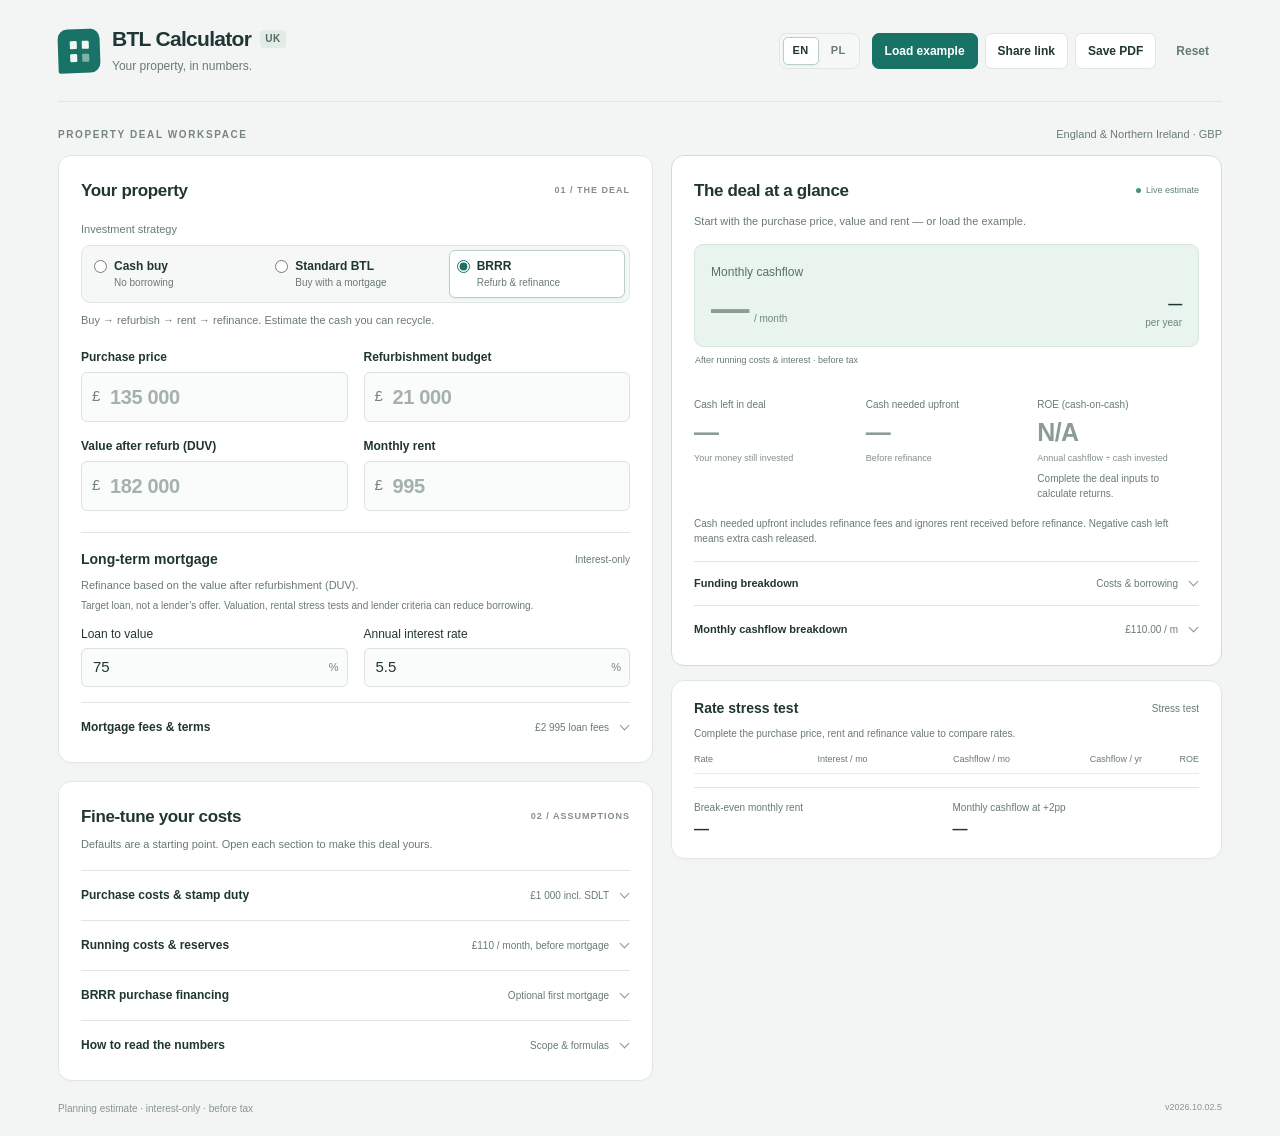
<file: index.html>
<!DOCTYPE html>
<html lang="en">
<head>
  <meta charset="UTF-8">
  <meta name="viewport" content="width=device-width, initial-scale=1.0">
  <meta name="theme-color" content="#f4f6f5">
  <meta name="description" content="A clear view of your UK buy-to-let deal. Compare cash purchases, BTL mortgages and BRRR refinance, with cashflow, funding and rate sensitivity in one place." data-i18n-content="meta.description">
  <meta name="version" content="v2026.10.02.5">
  <title>BTL Calculator — Your property, in numbers</title>
  <link rel="icon" href="favicon.ico" sizes="32x32">
  <link rel="icon" href="favicon.svg" type="image/svg+xml">
  <link rel="apple-touch-icon" href="apple-touch-icon.png">
  <link rel="stylesheet" href="styles.css?v=2026.10.02.5">
</head>
<body>
<a class="skip-link" href="#results" data-i18n="skip">Skip to deal results</a>
<div class="container">
  <header class="app-header">
    <div class="brand">
      <span class="brand-mark" aria-hidden="true"><i></i><i></i><i></i><i></i></span>
      <div><div class="brand-line"><h1 data-i18n="app.name">BTL Calculator</h1><span class="badge">UK</span></div><p class="subtitle" data-i18n="app.subtitle">Your property, in numbers.</p></div>
    </div>
    <div class="lang-switch" role="group" aria-label="Language" data-i18n-aria-label="lang.label">
      <button id="langEn" type="button" lang="en" title="English" aria-pressed="true">EN</button>
      <button id="langPl" type="button" lang="pl" title="Polski" aria-pressed="false">PL</button>
    </div>
    <div class="tools" role="group" aria-label="Deal actions" data-i18n-aria-label="actions.label">
      <button id="loadExample" class="primary" type="button" data-i18n="actions.loadExample">Load example</button>
      <button id="copyShare" type="button" data-i18n="actions.share">Share link</button>
      <button id="savePdf" type="button" data-i18n="actions.savePdf">Save PDF</button>
      <button id="reset" class="quiet" type="button" data-i18n="actions.reset">Reset</button>
    </div>
  </header>
  <p class="action-status" id="actionStatus" role="status" aria-live="polite"></p>
  <div class="share-fallback" id="shareFallback" hidden><label for="shareUrl" data-i18n="share.fallbackLabel">Copy this share link</label><input type="text" id="shareUrl" readonly></div>
  <div class="workspace-heading"><span class="eyebrow" data-i18n="workspace.eyebrow">PROPERTY DEAL WORKSPACE</span><span class="scope-tag" data-i18n="workspace.scope">England &amp; Northern Ireland · GBP</span></div>
  <div class="print-summary" id="printSummary"></div>
  <main class="workspace">
    <section class="panel deal-panel" aria-labelledby="dealHeading">
      <div class="section-heading"><h2 id="dealHeading" data-i18n="deal.heading">Your property</h2><span class="section-index" data-i18n="deal.index">01 / THE DEAL</span></div>
      <fieldset class="strategy-fieldset"><legend data-i18n="strategy.legend">Investment strategy</legend>
        <div class="strategy-group" id="strategyGroup">
          <label class="strategy-opt" data-strategy="cash" for="strategyCash"><input id="strategyCash" type="radio" name="strategy" value="cash"><span class="strat-title" data-i18n="strategy.cash.title">Cash buy</span><span class="strat-hint" data-i18n="strategy.cash.hint">No borrowing</span></label>
          <label class="strategy-opt" data-strategy="btl" for="strategyBtl"><input id="strategyBtl" type="radio" name="strategy" value="btl"><span class="strat-title" data-i18n="strategy.btl.title">Standard BTL</span><span class="strat-hint" data-i18n="strategy.btl.hint">Buy with a mortgage</span></label>
          <label class="strategy-opt selected" data-strategy="brrr" for="strategyBrrr"><input id="strategyBrrr" type="radio" name="strategy" value="brrr" checked><span class="strat-title" data-i18n="strategy.brrr.title">BRRR</span><span class="strat-hint" data-i18n="strategy.brrr.hint">Refurb &amp; refinance</span></label>
        </div>
      </fieldset>
      <p class="strategy-description" id="strategyHint">Buy → refurbish → rent → refinance. Start with a cash purchase.</p>
      <div class="core-fields">
        <div class="field"><label for="price" data-i18n="field.price">Purchase price</label><div class="input-wrap"><span class="unit" aria-hidden="true">£</span><input type="text" inputmode="decimal" data-num data-step="500" id="price" placeholder="135 000" autocomplete="off"></div></div>
        <div class="field"><label for="refurb" data-i18n="field.refurb">Refurbishment budget</label><div class="input-wrap"><span class="unit" aria-hidden="true">£</span><input type="text" inputmode="decimal" data-num data-step="500" id="refurb" placeholder="21 000" autocomplete="off"></div></div>
        <div class="field"><label for="duv" data-i18n="field.duv">Value after refurb (DUV)</label><div class="input-wrap"><span class="unit" aria-hidden="true">£</span><input type="text" inputmode="decimal" data-num data-step="500" id="duv" placeholder="182 000" autocomplete="off"></div></div>
        <div class="field"><label for="rent" data-i18n="field.rent">Monthly rent</label><div class="input-wrap"><span class="unit" aria-hidden="true">£</span><input type="text" inputmode="decimal" data-num data-step="10" id="rent" placeholder="995" autocomplete="off"></div></div>
      </div>
      <div id="mortgageSection" class="finance-section">
        <div class="section-heading small"><h3 data-i18n="mortgage.heading">Long-term mortgage</h3><span class="subtle-tag" data-i18n="mortgage.tag">Interest-only</span></div>
        <p class="section-note" id="mortgageContext">LTV is based on the value after refurbishment.</p>
        <p class="finance-assumption" data-i18n="mortgage.assumption">Target loan, not a lender’s offer. Valuation, rental stress tests and lender criteria can reduce borrowing.</p>
        <div class="finance-fields">
          <div class="row"><label for="ltv" data-i18n="field.ltv">Loan to value</label><div class="input-wrap"><input type="number" id="ltv" min="0" step="1" placeholder="0"><span class="unit" aria-hidden="true">%</span></div></div>
          <div class="row"><label for="rate" data-i18n="field.rate">Annual interest rate</label><div class="input-wrap"><input type="number" id="rate" min="0" step="0.1" placeholder="0"><span class="unit" aria-hidden="true">%</span></div></div>
        </div>
        <div class="row" id="ltvBaseRow" hidden><label for="ltvBase" data-i18n="field.ltvBase">LTV base</label><select id="ltvBase" disabled><option value="duv" data-i18n="field.duv">Value after refurb (DUV)</option><option value="price" data-i18n="field.price">Purchase price</option></select></div>
        <details class="disclosure finance-fees"><summary><span class="summary-title" data-i18n="fees.title">Mortgage fees &amp; terms</span><span class="summary-value" id="financeCostsSummary">Review assumptions</span></summary><div class="details-body">
          <div class="row"><label for="fixedPeriod"><span data-i18n="field.fixedPeriod">Fixed period</span><span class="hint" data-i18n="hint.notes">For your notes; does not change the calculation.</span></label><select id="fixedPeriod"><option value="2" data-i18n="period.2">2 years</option><option value="3" data-i18n="period.3">3 years</option><option value="5" data-i18n="period.5">5 years</option><option value="10" data-i18n="period.10">10 years</option><option value="0" data-i18n="period.0">Tracker / variable</option></select></div>
          <div class="row"><label for="arrangementFee" data-i18n="field.arrangementFee">Product / arrangement fee</label><div class="input-wrap"><input type="text" id="arrangementFee" inputmode="decimal" data-num data-step="100" placeholder="0"><span class="unit" aria-hidden="true">£</span></div></div>
          <div class="check-row"><input type="checkbox" id="capitaliseArrangement"><label for="capitaliseArrangement"><span data-i18n="field.capitaliseArrangement">Add product fee to the loan</span><span class="hint" data-i18n="hint.capitaliseArrangement">Increases the debt and interest, not the cash advanced.</span></label></div>
          <div class="row"><label for="bookingFee" data-i18n="field.bookingFee">Application fee</label><div class="input-wrap"><input type="text" id="bookingFee" inputmode="decimal" data-num data-step="50" placeholder="0"><span class="unit" aria-hidden="true">£</span></div></div>
          <div class="row"><label for="valuationFee" data-i18n="field.valuationFee">Lender valuation</label><div class="input-wrap"><input type="text" id="valuationFee" inputmode="decimal" data-num data-step="50" placeholder="0"><span class="unit" aria-hidden="true">£</span></div></div>
          <div class="row"><label for="brokerFee" data-i18n="field.brokerFee">Broker fee</label><div class="input-wrap"><input type="text" id="brokerFee" inputmode="decimal" data-num data-step="50" placeholder="0"><span class="unit" aria-hidden="true">£</span></div></div>
          <div class="row"><label for="mortgageLegalFee" data-i18n="field.mortgageLegalFee">Mortgage legal fees</label><div class="input-wrap"><input type="text" id="mortgageLegalFee" inputmode="decimal" data-num data-step="50" placeholder="0"><span class="unit" aria-hidden="true">£</span></div></div>
        </div></details>
      </div>
    </section>

    <aside class="results-rail" id="results" aria-labelledby="resultsHeading" tabindex="-1">
      <section class="panel results-panel">
        <div class="section-heading"><h2 id="resultsHeading" data-i18n="results.heading">The deal at a glance</h2><span class="live-tag"><i></i><span data-i18n="results.live">Live estimate</span></span></div>
        <p class="deal-status" id="dealStatus" role="status">Add a purchase price and monthly rent to start.</p>
        <div class="result-row cashflow-hero">
          <div><span class="lbl" data-i18n="results.cashflow">Monthly cashflow</span><div class="hero-value"><span class="val" id="rCashflow">—</span><span class="per-month" data-i18n="results.perMonth">/ month</span></div></div>
          <div class="annual-value"><span class="val" id="rCashflowYear">—</span><span data-i18n="results.perYear">per year</span></div>
        </div>
        <p class="metric-footnote" data-i18n="results.cashflowNote">After running costs &amp; interest · before tax</p>
        <div class="headline-metrics">
          <div class="result-row metric-card"><span class="lbl" id="rCashNeededLabel">Cash left in deal</span><span class="val" id="rCashNeeded">—</span><span class="metric-caption" data-i18n="results.cashCaption">Your money still invested</span></div>
          <div class="result-row metric-card" id="rInitialCashRow" hidden><span class="lbl" data-i18n="results.upfront">Cash needed upfront</span><span class="val" id="rInitialCash">—</span><span class="metric-caption" data-i18n="results.upfrontCaption">Before refinance</span></div>
          <div class="kpi metric-card" id="kRoeBox"><span class="kpi-label" data-i18n="results.roe">ROE (cash-on-cash)</span><span class="kpi-value" id="kRoe">—</span><span class="metric-caption" data-i18n="results.roeCaption">Annual cashflow ÷ cash invested</span><span class="result-note" id="kRoeHint"></span></div>
        </div>
        <p class="result-note cash-position-note" id="rCashPositionHint"></p>
        <details class="disclosure result-details"><summary><span class="summary-title" data-i18n="funding.title">Funding breakdown</span><span class="summary-value" data-i18n="funding.summary">Costs &amp; borrowing</span></summary><div class="details-body">
          <div class="cost-breakdown funding-costs">
            <div class="cost-item"><span class="lbl" data-i18n="field.price">Purchase price</span><span class="val" id="rFbPrice">—</span></div>
            <div class="cost-item"><span class="lbl" data-i18n="funding.refurb">Refurbishment</span><span class="val" id="rFbRefurb">—</span></div>
            <div class="cost-item"><span class="lbl" data-i18n="funding.sdlt">Stamp duty (SDLT)</span><span class="val" id="rSdt">—</span></div>
            <div class="cost-item"><span class="lbl" data-i18n="field.legal">Legal fees (purchase)</span><span class="val" id="rFbLegal">—</span></div>
            <div class="cost-item"><span class="lbl" data-i18n="field.sourcing">Sourcing fee</span><span class="val" id="rFbSourcing">—</span></div>
            <div class="cost-item"><span class="lbl" data-i18n="field.pmFee">Project management fee</span><span class="val" id="rFbPm">—</span></div>
            <div class="cost-item"><span class="lbl" data-i18n="funding.other">Survey, holding &amp; other one-off costs</span><span class="val" id="rFbOther">—</span></div>
            <div class="cost-item"><span class="lbl" data-i18n="funding.finance">Mortgage fees &amp; finance costs</span><span class="val" id="rFbFinance">—</span></div>
          </div>
          <div class="result-row total-row"><span class="lbl" data-i18n="funding.totalCost">Total investment cost</span><span class="val" id="rTotalCost">—</span></div>
          <div class="result-row"><span class="lbl" data-i18n="funding.mortgage">Final mortgage balance</span><span class="val" id="rMortgage">—</span></div>
          <div class="result-row" id="rRefinanceCashRow" hidden><span class="lbl"><span data-i18n="funding.refinance">Refinance after repaying first loan</span><span class="hint" data-i18n="funding.refinanceHint">Fees are included in cash needed upfront</span></span><span class="val" id="rRefinanceCash">—</span></div>
        </div></details>
        <details class="disclosure result-details"><summary><span class="summary-title" data-i18n="monthly.title">Monthly cashflow breakdown</span><span class="summary-value" id="rMonthlyCosts">—</span></summary><div class="details-body">
          <div class="result-row rent-row"><span class="lbl" data-i18n="monthly.rent">Rental income</span><span class="val" id="rRent">—</span></div>
          <div class="cost-breakdown" id="costBreakdown">
            <div class="cost-item"><span class="lbl" data-i18n="monthly.interest">Mortgage interest</span><span class="val" id="rMortgagePay">—</span></div>
            <div class="cost-item"><span class="lbl" data-i18n="monthly.management">Management</span><span class="val" id="rMgmtFee">—</span></div>
            <div class="cost-item"><span class="lbl" data-i18n="monthly.insurance">Insurance</span><span class="val" id="rInsurance">—</span></div>
            <div class="cost-item"><span class="lbl" data-i18n="monthly.maintenance">Maintenance reserve</span><span class="val" id="rMaintCost">—</span></div>
            <div class="cost-item"><span class="lbl" data-i18n="monthly.voids">Void reserve</span><span class="val" id="rVoidsCost">—</span></div>
            <div class="cost-item"><span class="lbl" data-i18n="monthly.company">Company costs</span><span class="val" id="rCompanyCosts">—</span></div>
            <div class="cost-item"><span class="lbl" data-i18n="monthly.other">Other running costs</span><span class="val" id="rOtherCosts">—</span></div>
          </div>
        </div></details>
      </section>
      <section class="panel scenarios" id="stressSection" aria-labelledby="scenariosHeading">
        <div class="section-heading small"><h3 id="scenariosHeading" data-i18n="stress.title">Rate stress test</h3><span class="subtle-tag" data-i18n="stress.tag">Stress test</span></div>
        <p class="section-note" id="scenarioHint">Same rent and costs. Only the mortgage rate changes.</p>
        <div class="table-wrap"><table><caption class="sr-only" data-i18n="stress.caption">Interest-rate scenarios for the final mortgage</caption><thead><tr><th scope="col" data-i18n="stress.rate">Rate</th><th scope="col" data-i18n="stress.interest">Interest / mo</th><th scope="col" data-i18n="stress.cashflowMonth">Cashflow / mo</th><th scope="col" class="annual-column" data-i18n="stress.cashflowYear">Cashflow / yr</th><th scope="col" data-i18n="stress.roe">ROE</th></tr></thead><tbody id="scenariosBody"></tbody></table></div>
        <div class="stress-insights"><div class="result-row"><span class="lbl" data-i18n="stress.breakEven">Break-even monthly rent</span><span class="val" id="rBreakEvenRent">—</span></div><div class="result-row"><span class="lbl" data-i18n="stress.plus2">Monthly cashflow at +2pp</span><span class="val" id="rStressCashflow">—</span></div></div>
      </section>
    </aside>

    <section class="panel assumptions-panel" aria-labelledby="assumptionsHeading">
      <div class="section-heading"><h2 id="assumptionsHeading" data-i18n="assumptions.heading">Fine-tune your costs</h2><span class="section-index" data-i18n="assumptions.index">02 / ASSUMPTIONS</span></div>
      <p class="section-note" data-i18n="assumptions.note">Defaults are a starting point. Open each section to make this deal yours.</p>
      <details class="disclosure" id="acquisitionDetails"><summary><span class="summary-title" data-i18n="purchase.title">Purchase costs &amp; stamp duty</span><span class="summary-value" id="acquisitionCostsSummary">Review assumptions</span></summary><div class="details-body">
        <div class="row select-row"><label for="buyerType" data-i18n="field.buyerType">Buyer type</label><select id="buyerType"><option value="additional" data-i18n="buyer.additional">Personal · additional property</option><option value="company" data-i18n="buyer.company">Ltd / SPV · rental business</option><option value="main" data-i18n="buyer.main">Personal · only residential property</option></select></div>
        <p class="section-note" data-i18n="purchase.scopeNote">Ordinary residential freehold purchase in England or Northern Ireland. First-time buyer relief does not apply to a normal buy-to-let purchase.</p>
        <div class="check-row"><input type="checkbox" id="nonResident"><label for="nonResident"><span data-i18n="field.nonResident">Non-resident SDLT surcharge applies (+2%)</span><span class="hint"><a href="https://www.gov.uk/guidance/rates-of-stamp-duty-land-tax-for-non-uk-residents" target="_blank" rel="noopener noreferrer" data-i18n="link.residence">Check the individual and company residence rules ↗</a></span></label></div>
        <div class="row"><label for="stampDuty"><span data-i18n="field.stampDuty">Stamp duty estimate</span><span class="hint" id="sdtHint">England &amp; Northern Ireland</span></label><div class="input-wrap"><input type="text" id="stampDuty" readonly aria-describedby="sdtHint"><span class="unit" aria-hidden="true">£</span></div></div>
        <details class="nested-details"><summary data-i18n="sdlt.how">How SDLT is calculated</summary><p class="section-note" data-i18n="sdlt.note">Residential rates from 1 April 2025; additional-property and non-resident surcharges where selected. Assumes ordinary residential rates and, for companies, eligibility for property-rental relief from the flat corporate rate. Special cases need separate checks.</p><div class="breakdown" id="sdtBreakdown"></div><p class="source-links"><a href="https://www.gov.uk/stamp-duty-land-tax/residential-property-rates" target="_blank" rel="noopener noreferrer" data-i18n="link.rates">GOV.UK: rates &amp; reliefs ↗</a> · <a href="https://www.gov.uk/guidance/stamp-duty-land-tax-buying-an-additional-residential-property" target="_blank" rel="noopener noreferrer" data-i18n="link.additional">Additional properties ↗</a></p></details>
        <div class="row"><label for="legal" data-i18n="field.legal">Legal fees (purchase)</label><div class="input-wrap"><input type="text" id="legal" inputmode="decimal" data-num data-step="100" placeholder="0"><span class="unit" aria-hidden="true">£</span></div></div>
        <div class="row"><label for="sourcing" data-i18n="field.sourcing">Sourcing fee</label><div class="input-wrap"><input type="text" id="sourcing" inputmode="decimal" data-num data-step="100" placeholder="0"><span class="unit" aria-hidden="true">£</span></div></div>
        <div class="row"><label for="pmFee"><span data-i18n="field.pmFee">Project management fee</span><span class="hint" data-i18n="hint.pmFee">One-off fee for running the refurbishment; some offers call it a property management fee.</span></label><div class="input-wrap"><input type="text" id="pmFee" inputmode="decimal" data-num data-step="100" placeholder="0"><span class="unit" aria-hidden="true">£</span></div></div>
        <div class="row"><label for="structuralSurvey" data-i18n="field.structuralSurvey">Building survey</label><div class="input-wrap"><input type="text" id="structuralSurvey" inputmode="decimal" data-num data-step="50" placeholder="0"><span class="unit" aria-hidden="true">£</span></div></div>
        <div class="row"><label for="holdingCosts"><span data-i18n="field.holdingCosts">Holding costs</span><span class="hint" data-i18n="hint.holdingCosts">Council tax, utilities and insurance before letting / refinance. Exclude interest and costs entered elsewhere.</span></label><div class="input-wrap"><input type="text" id="holdingCosts" inputmode="decimal" data-num data-step="100" placeholder="0"><span class="unit" aria-hidden="true">£</span></div></div>
        <div class="extra-costs"><h4 data-i18n="extra.title">Other one-off costs</h4><p class="section-note" data-i18n="extra.note">Include compliance work, contingency and any other one-off costs here.</p><div id="extraCostsList"></div><button id="addExtraCost" class="small-button" type="button" data-i18n="extra.add">+ Add a cost</button></div>
      </div></details>
      <details class="disclosure"><summary><span class="summary-title" data-i18n="running.title">Running costs &amp; reserves</span><span class="summary-value" id="runningCostsSummary">Review assumptions</span></summary><div class="details-body wide-units">
        <p class="section-note" data-i18n="running.note">Percentages use the full monthly rent. Enter amounts including VAT where applicable.</p>
        <div class="row"><label for="mgmt"><span data-i18n="field.mgmt">Letting management</span><span class="hint" data-i18n="hint.mgmt">Of advertised rent; enter the VAT-inclusive fee.</span></label><div class="input-wrap"><input type="number" id="mgmt" min="0" step="0.5" placeholder="0"><span class="unit" aria-hidden="true">%</span></div></div>
        <div class="row"><label for="insurance" data-i18n="field.insurance">Landlord insurance</label><div class="input-wrap"><input type="text" id="insurance" inputmode="decimal" data-num data-step="5" placeholder="0"><span class="unit" aria-hidden="true" data-i18n="unit.perMonth">£/mo</span></div></div>
        <div class="row"><label for="maintenance"><span data-i18n="field.maintenance">Maintenance reserve</span><span class="hint" data-i18n="hint.maintenance">Of monthly rent</span></label><div class="input-wrap"><input type="number" id="maintenance" min="0" step="0.5" placeholder="0"><span class="unit" aria-hidden="true">%</span></div></div>
        <div class="row"><label for="voids"><span data-i18n="field.voids">Void reserve</span><span class="hint" data-i18n="hint.voids">Of rent; 8.33% is roughly one month per year</span></label><div class="input-wrap"><input type="number" id="voids" min="0" step="0.5" placeholder="0"><span class="unit" aria-hidden="true">%</span></div></div>
        <div class="row"><label for="companyCosts"><span data-i18n="field.companyCosts">Company overheads</span><span class="hint" data-i18n="hint.companyCosts">Per-property share; set to zero for personal ownership.</span></label><div class="input-wrap"><input type="text" id="companyCosts" inputmode="decimal" data-num data-step="5" placeholder="0"><span class="unit" aria-hidden="true" data-i18n="unit.perMonth">£/mo</span></div></div>
        <div class="row"><label for="otherCosts"><span data-i18n="field.otherCosts">Other running costs</span><span class="hint" data-i18n="hint.otherCosts">Service charge, ground rent, licensing and other recurring costs.</span></label><div class="input-wrap"><input type="text" id="otherCosts" inputmode="decimal" data-num data-step="5" placeholder="0"><span class="unit" aria-hidden="true" data-i18n="unit.perMonth">£/mo</span></div></div>
      </div></details>
      <div id="brrrSection">
        <details class="disclosure"><summary><span class="summary-title" data-i18n="brrr.title">BRRR purchase financing</span><span class="summary-value" data-i18n="brrr.summary">Optional first mortgage</span></summary><div class="details-body" id="brrrFields">
          <p class="section-note" data-i18n="brrr.note">The default is cash purchase, then refinance. A standard BTL normally needs a lettable property; this is not a bridging-finance model.</p>
          <div class="check-row"><input type="checkbox" id="firstMortgageEnabled"><label for="firstMortgageEnabled"><span data-i18n="field.firstMortgageEnabled">Use a mortgage at purchase</span><span class="hint" data-i18n="hint.firstMortgageEnabled">Repaid when the long-term refinance completes.</span></label></div>
          <div class="row" id="refurbMonthsRow"><label for="refurbMonths"><span data-i18n="field.refurbMonths">Months until refinance</span><span class="hint" data-i18n="hint.refurbMonths">First-loan interest continues until redemption; interim rental income is not offset.</span></label><div class="input-wrap"><input type="number" id="refurbMonths" step="1" min="0"><span class="unit" aria-hidden="true" data-i18n="unit.months">mo</span></div></div>
          <div id="firstMortgageFields" class="first-finance-fields">
            <div class="row"><label for="firstLtv"><span data-i18n="field.firstLtv">Purchase mortgage LTV</span><span class="hint" data-i18n="hint.firstLtv">Based on purchase price</span></label><div class="input-wrap"><input type="number" id="firstLtv" min="0" step="1" placeholder="0"><span class="unit" aria-hidden="true">%</span></div></div>
            <div class="row"><label for="firstRate" data-i18n="field.firstRate">Purchase interest rate</label><div class="input-wrap"><input type="number" id="firstRate" min="0" step="0.1" placeholder="0"><span class="unit" aria-hidden="true">%</span></div></div>
            <div class="row"><label for="firstFixedPeriod"><span data-i18n="field.firstFixedPeriod">Purchase fixed period</span><span class="hint" data-i18n="hint.notes">For your notes; does not change the calculation.</span></label><select id="firstFixedPeriod"><option value="2" data-i18n="period.2">2 years</option><option value="3" data-i18n="period.3">3 years</option><option value="5" data-i18n="period.5">5 years</option><option value="10" data-i18n="period.10">10 years</option><option value="0" data-i18n="period.0">Tracker / variable</option></select></div>
            <div class="row"><label for="firstArrangementFee" data-i18n="field.firstArrangementFee">Purchase product fee</label><div class="input-wrap"><input type="text" id="firstArrangementFee" inputmode="decimal" data-num data-step="100" placeholder="0"><span class="unit" aria-hidden="true">£</span></div></div>
            <div class="check-row"><input type="checkbox" id="firstCapitaliseArrangement"><label for="firstCapitaliseArrangement"><span data-i18n="field.firstCapitaliseArrangement">Add the purchase product fee to the loan</span><span class="hint" data-i18n="hint.firstCapitaliseArrangement">Included in interest and the balance repaid at refinance.</span></label></div>
            <div class="row"><label for="firstBookingFee" data-i18n="field.firstBookingFee">Purchase application fee</label><div class="input-wrap"><input type="text" id="firstBookingFee" inputmode="decimal" data-num data-step="50" placeholder="0"><span class="unit" aria-hidden="true">£</span></div></div>
            <div class="row"><label for="firstValuationFee" data-i18n="field.firstValuationFee">Purchase lender valuation</label><div class="input-wrap"><input type="text" id="firstValuationFee" inputmode="decimal" data-num data-step="50" placeholder="0"><span class="unit" aria-hidden="true">£</span></div></div>
            <div class="row"><label for="firstBrokerFee" data-i18n="field.firstBrokerFee">Purchase broker fee</label><div class="input-wrap"><input type="text" id="firstBrokerFee" inputmode="decimal" data-num data-step="50" placeholder="0"><span class="unit" aria-hidden="true">£</span></div></div>
            <div class="row"><label for="firstMortgageLegalFee" data-i18n="field.firstMortgageLegalFee">Purchase mortgage legal fees</label><div class="input-wrap"><input type="text" id="firstMortgageLegalFee" inputmode="decimal" data-num data-step="50" placeholder="0"><span class="unit" aria-hidden="true">£</span></div></div>
            <div class="row"><label for="exitFee"><span data-i18n="field.exitFee">Early repayment / exit fees</span><span class="hint" data-i18n="hint.exitFee">Use the first lender’s redemption quote.</span></label><div class="input-wrap"><input type="text" id="exitFee" inputmode="decimal" data-num data-step="100" placeholder="0"><span class="unit" aria-hidden="true">£</span></div></div>
          </div>
          <p class="section-note" data-i18n="brrr.footnote">Both loan setups and entered exit fees are included. Refinance timing and valuation policies vary by lender.</p>
        </div></details>
      </div>
      <details class="disclosure methodology"><summary><span class="summary-title" data-i18n="method.title">How to read the numbers</span><span class="summary-value" data-i18n="method.summary">Scope &amp; formulas</span></summary><div class="details-body" id="formulas">
        <h4 data-i18n="method.cashflow.title">Cashflow is a steady-state estimate</h4><p data-i18n="method.cashflow.body">Rent less operating costs, reserves and interest-only payments. Annual cashflow is a full letting year, not the first year from purchase. No income or corporation tax, principal repayments, selling costs or capital growth are modelled.</p>
        <h4 data-i18n="method.funding.title">Funding is not the same as equity</h4><p data-i18n="method.funding.body">Cash needed upfront includes entered cash costs. For BRRR, cash left in the deal deducts refinance proceeds after repaying the purchase loan. A negative figure means additional cash released; it does not mean the deal is risk-free. Fees added to a loan increase debt, not cash proceeds.</p>
        <h4 data-i18n="method.return.title">Return on the cash you leave invested</h4><p data-i18n="method.return.body">ROE (cash-on-cash) = annual cashflow ÷ cash invested. With zero or negative cash left, the percentage is not meaningful and is shown as N/A.</p>
        <h4 data-i18n="method.offer.title">Reading a sourcing offer</h4><p data-i18n="method.offer.body">Offers often list purchase price, refurbishment, stamp duty, legal fees, done-up value (DUV), final rent, total investment cost, yield and ROE. Enter sourcing and project (sometimes “property”) management fees under Purchase costs. Funding breakdown itemises your full entered cost; ROE here deducts running costs and interest. Ask the sourcer how their yield and ROE are calculated before comparing figures.</p>
        <h4 data-i18n="method.refinance.title">A refinance is an assumption, not an offer</h4><p data-i18n="method.refinance.body">The model uses your chosen LTV and property value. A lender may lend less because of rental-cover tests, valuation, property condition or ownership-period rules. Review realistic rent and valuation evidence, fees and a higher-rate scenario.</p>
        <p class="source-links"><a href="https://www.gov.uk/stamp-duty-land-tax" target="_blank" rel="noopener noreferrer" data-i18n="link.sdlt">GOV.UK: SDLT ↗</a> · <a href="https://www.gov.uk/guidance/rates-of-stamp-duty-land-tax-for-non-uk-residents" target="_blank" rel="noopener noreferrer" data-i18n="link.residenceRules">SDLT residence rules ↗</a></p>
      </div></details>
    </section>
  </main>
  <footer class="app-footer"><span data-i18n="footer.note">Planning estimate · interest-only · before tax</span><span class="version-tag" id="versionTag">v2026.10.02.5</span></footer>
</div>
<script src="i18n.js?v=2026.10.02.5"></script>
<script src="calculator.js?v=2026.10.02.5"></script>
</body>
</html>
</file>
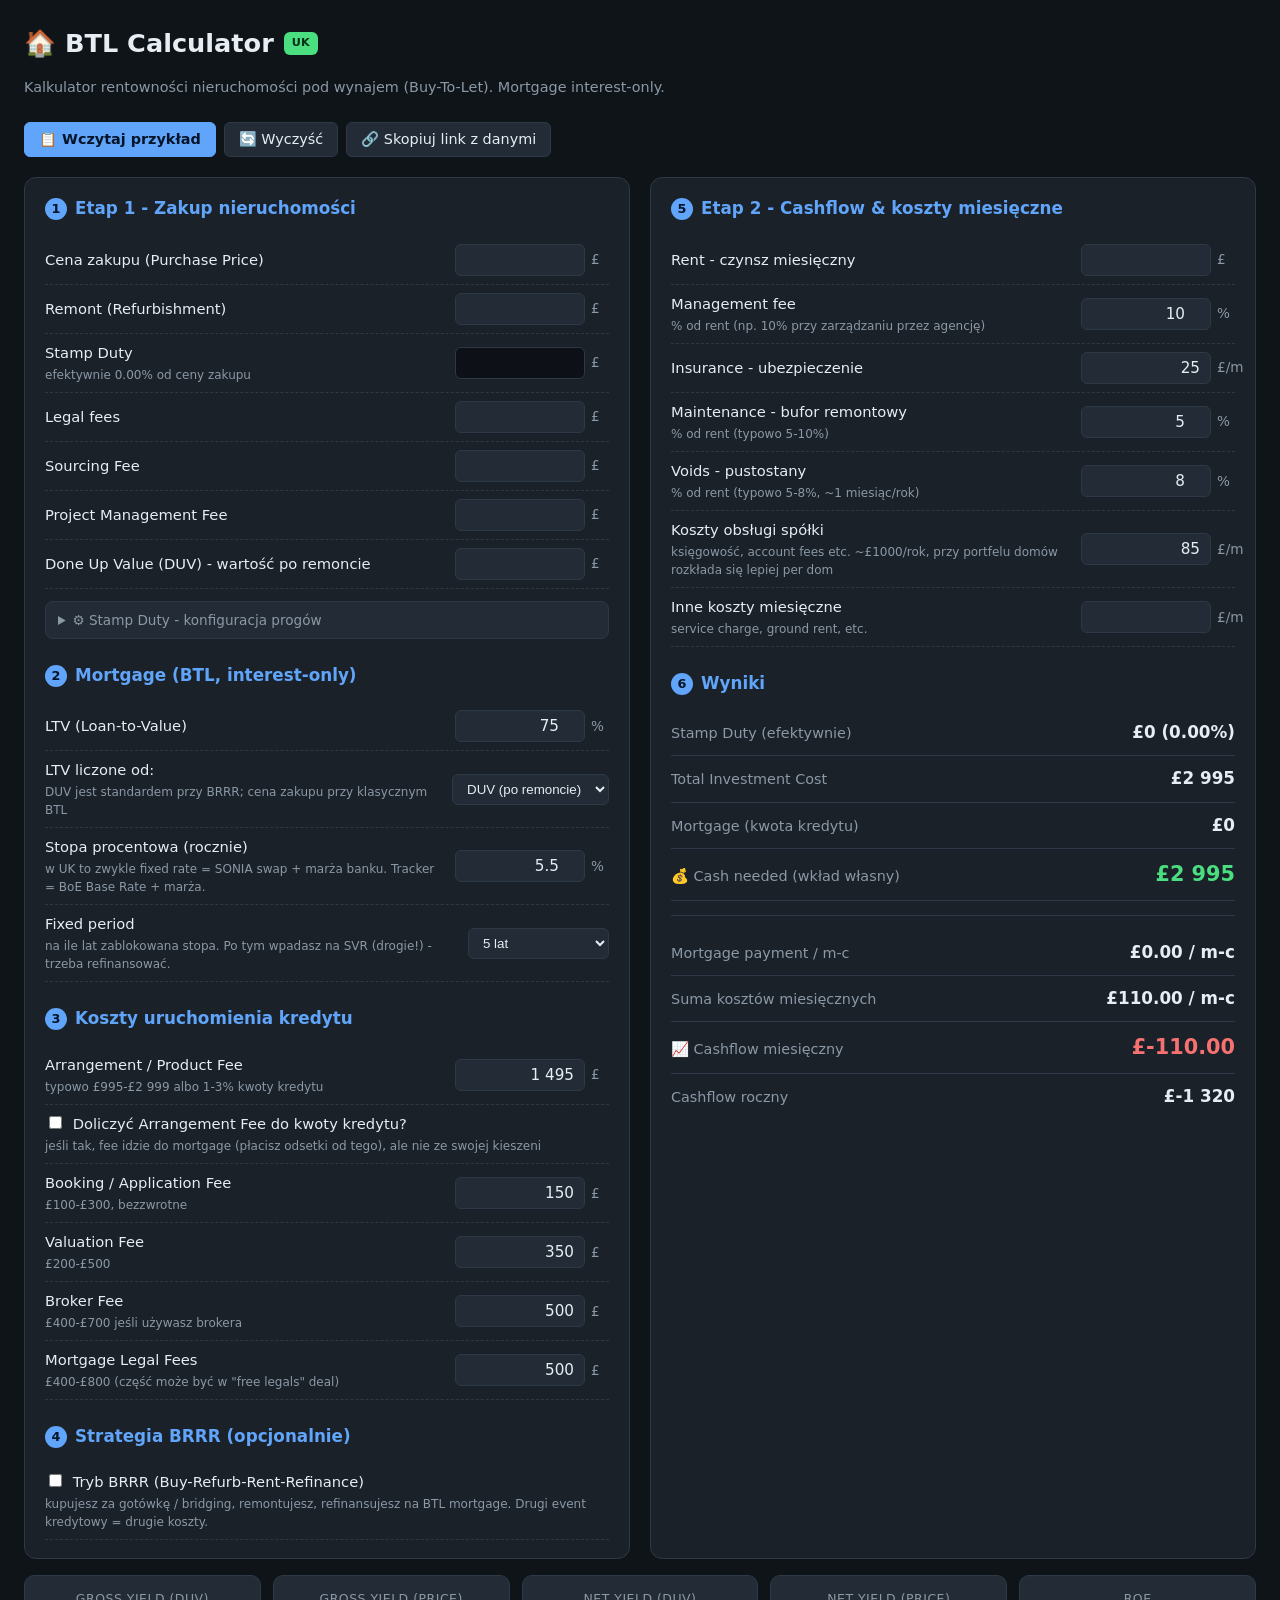
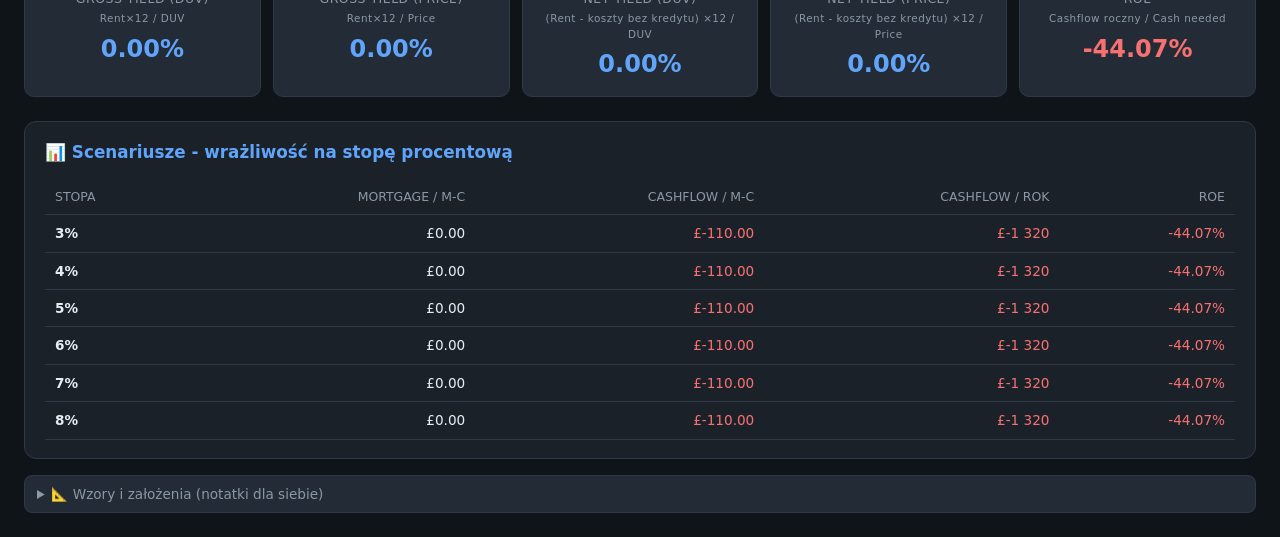
<file: index.backup-pl.html>
<!DOCTYPE html>
<html lang="pl">
<head>
<meta charset="UTF-8" />
<meta name="viewport" content="width=device-width, initial-scale=1.0" />
<title>BTL Calculator - Kalkulator rentowności nieruchomości</title>
<style>
  :root {
    --bg: #0f1419;
    --panel: #1a2129;
    --panel-2: #232c36;
    --border: #2d3947;
    --text: #e6edf3;
    --muted: #8b98a5;
    --accent: #4ade80;
    --warn: #fbbf24;
    --bad: #f87171;
    --good: #4ade80;
    --blue: #60a5fa;
  }
  * { box-sizing: border-box; }
  body {
    margin: 0;
    font-family: -apple-system, BlinkMacSystemFont, "Segoe UI", system-ui, sans-serif;
    background: var(--bg);
    color: var(--text);
    line-height: 1.5;
  }
  .container {
    max-width: 1400px;
    margin: 0 auto;
    padding: 24px;
  }
  h1 {
    font-size: 1.6rem;
    margin: 0 0 4px;
    display: flex;
    align-items: center;
    gap: 10px;
  }
  h1 .badge {
    font-size: 0.7rem;
    background: var(--accent);
    color: #052e16;
    padding: 3px 8px;
    border-radius: 6px;
    font-weight: 700;
  }
  .subtitle { color: var(--muted); font-size: 0.9rem; margin-bottom: 24px; }

  .grid {
    display: grid;
    grid-template-columns: 1fr 1fr;
    gap: 20px;
  }
  @media (max-width: 1000px) {
    .grid { grid-template-columns: 1fr; }
  }

  .panel {
    background: var(--panel);
    border: 1px solid var(--border);
    border-radius: 12px;
    padding: 18px 20px;
  }
  .panel h2 {
    font-size: 1.05rem;
    margin: 0 0 14px;
    color: var(--blue);
    display: flex;
    align-items: center;
    gap: 8px;
  }
  .panel h2 .step {
    background: var(--blue);
    color: #051428;
    width: 22px; height: 22px;
    display: inline-flex;
    align-items: center; justify-content: center;
    border-radius: 50%;
    font-size: 0.8rem;
    font-weight: 700;
  }

  .row {
    display: flex;
    justify-content: space-between;
    align-items: center;
    gap: 12px;
    padding: 8px 0;
    border-bottom: 1px dashed var(--border);
  }
  .row:last-child { border-bottom: none; }
  .row label {
    font-size: 0.92rem;
    color: var(--text);
    flex: 1;
  }
  .row .hint {
    display: block;
    font-size: 0.75rem;
    color: var(--muted);
    margin-top: 2px;
  }

  input[type="number"], input[type="text"] {
    background: var(--panel-2);
    color: var(--text);
    border: 1px solid var(--border);
    border-radius: 6px;
    padding: 6px 10px;
    width: 130px;
    font-size: 0.95rem;
    font-family: inherit;
    text-align: right;
  }
  input[type="number"]:focus, input[type="text"]:focus {
    outline: none;
    border-color: var(--blue);
  }
  input[readonly] {
    background: #0d1117;
    color: var(--muted);
    cursor: not-allowed;
  }
  .input-wrap {
    position: relative;
    display: inline-flex;
    align-items: center;
  }
  .unit {
    color: var(--muted);
    font-size: 0.85rem;
    margin-left: 6px;
    width: 18px;
  }

  .results-panel {
    background: linear-gradient(135deg, #1a2129 0%, #1f2a35 100%);
    border: 1px solid var(--border);
  }

  .result-row {
    display: flex;
    justify-content: space-between;
    align-items: baseline;
    padding: 10px 0;
    border-bottom: 1px solid var(--border);
  }
  .result-row:last-child { border-bottom: none; }
  .result-row .lbl { color: var(--muted); font-size: 0.9rem; }
  .result-row .val {
    font-weight: 600;
    font-size: 1.05rem;
    font-variant-numeric: tabular-nums;
  }
  .result-row.big .val { font-size: 1.3rem; color: var(--accent); }
  .result-row.warn .val { color: var(--warn); }
  .result-row.bad .val { color: var(--bad); }
  .result-row.good .val { color: var(--good); }

  .kpi-grid {
    display: grid;
    grid-template-columns: repeat(3, 1fr);
    gap: 12px;
    margin-top: 16px;
  }
  .kpi-grid-5 {
    grid-template-columns: repeat(5, 1fr);
  }
  @media (max-width: 1100px) { .kpi-grid-5 { grid-template-columns: repeat(3, 1fr); } }
  @media (max-width: 700px) { .kpi-grid, .kpi-grid-5 { grid-template-columns: 1fr 1fr; } }
  .kpi {
    background: var(--panel-2);
    border: 1px solid var(--border);
    border-radius: 10px;
    padding: 14px;
    text-align: center;
  }
  .kpi .kpi-label {
    color: var(--muted);
    font-size: 0.78rem;
    text-transform: uppercase;
    letter-spacing: 0.5px;
    margin-bottom: 4px;
  }
  .kpi .kpi-value {
    font-size: 1.5rem;
    font-weight: 700;
    font-variant-numeric: tabular-nums;
  }
  .kpi.good .kpi-value { color: var(--good); }
  .kpi.warn .kpi-value { color: var(--warn); }
  .kpi.bad .kpi-value { color: var(--bad); }
  .kpi.blue .kpi-value { color: var(--blue); }

  .tools {
    display: flex;
    gap: 8px;
    margin: 20px 0;
    flex-wrap: wrap;
  }
  button {
    background: var(--panel-2);
    color: var(--text);
    border: 1px solid var(--border);
    padding: 8px 14px;
    border-radius: 6px;
    cursor: pointer;
    font-family: inherit;
    font-size: 0.9rem;
  }
  button:hover { background: #2d3947; }
  button.primary {
    background: var(--blue);
    color: #051428;
    border-color: var(--blue);
    font-weight: 600;
  }
  button.primary:hover { background: #4a92e0; }

  details {
    margin-top: 12px;
    background: var(--panel-2);
    border-radius: 8px;
    padding: 8px 12px;
    border: 1px solid var(--border);
  }
  details summary {
    cursor: pointer;
    font-size: 0.85rem;
    color: var(--muted);
    user-select: none;
  }
  details[open] summary { color: var(--text); margin-bottom: 8px; }
  .breakdown {
    font-size: 0.85rem;
    color: var(--muted);
    font-family: ui-monospace, SFMono-Regular, monospace;
    white-space: pre-wrap;
  }

  .scenarios {
    margin-top: 24px;
  }
  .scenarios table {
    width: 100%;
    border-collapse: collapse;
    font-size: 0.85rem;
  }
  .scenarios th, .scenarios td {
    padding: 8px 10px;
    text-align: right;
    border-bottom: 1px solid var(--border);
    font-variant-numeric: tabular-nums;
  }
  .scenarios th:first-child, .scenarios td:first-child { text-align: left; }
  .scenarios th { color: var(--muted); font-weight: 500; font-size: 0.78rem; text-transform: uppercase; }
</style>
</head>
<body>
<div class="container">
  <h1>🏠 BTL Calculator <span class="badge">UK</span></h1>
  <p class="subtitle">Kalkulator rentowności nieruchomości pod wynajem (Buy-To-Let). Mortgage interest-only.</p>

  <div class="tools">
    <button class="primary" id="loadExample">📋 Wczytaj przykład</button>
    <button id="reset">🔄 Wyczyść</button>
    <button id="copyShare">🔗 Skopiuj link z danymi</button>
  </div>

  <div class="grid">
    <!-- ETAP 1: ZAKUP -->
    <div class="panel">
      <h2><span class="step">1</span> Etap 1 - Zakup nieruchomości</h2>

      <div class="row">
        <label>Cena zakupu (Purchase Price)</label>
        <div class="input-wrap"><input type="text" inputmode="numeric" data-num data-step="500" id="price"><span class="unit">£</span></div>
      </div>
      <div class="row">
        <label>Remont (Refurbishment)</label>
        <div class="input-wrap"><input type="text" inputmode="numeric" data-num data-step="500" id="refurb"><span class="unit">£</span></div>
      </div>
      <div class="row">
        <label>
          Stamp Duty
          <span class="hint" id="sdtHint">liczone automatycznie z progów</span>
        </label>
        <div class="input-wrap"><input type="text" id="stampDuty" readonly><span class="unit">£</span></div>
      </div>
      <div class="row">
        <label>Legal fees</label>
        <div class="input-wrap"><input type="text" inputmode="numeric" data-num data-step="100" id="legal"><span class="unit">£</span></div>
      </div>
      <div class="row">
        <label>Sourcing Fee</label>
        <div class="input-wrap"><input type="text" inputmode="numeric" data-num data-step="100" id="sourcing"><span class="unit">£</span></div>
      </div>
      <div class="row">
        <label>Project Management Fee</label>
        <div class="input-wrap"><input type="text" inputmode="numeric" data-num data-step="100" id="pmFee"><span class="unit">£</span></div>
      </div>
      <div class="row">
        <label>Done Up Value (DUV) - wartość po remoncie</label>
        <div class="input-wrap"><input type="text" inputmode="numeric" data-num data-step="500" id="duv"><span class="unit">£</span></div>
      </div>

      <details>
        <summary>⚙️ Stamp Duty - konfiguracja progów</summary>
        <div class="row">
          <label>Próg 1 do (£)</label>
          <div class="input-wrap"><input type="text" inputmode="numeric" data-num data-step="1000" id="sdt1Cap"><span class="unit"></span></div>
        </div>
        <div class="row">
          <label>Stawka w przedziale 0 - próg 1</label>
          <div class="input-wrap"><input type="number" id="sdt1Rate" step="0.5"><span class="unit">%</span></div>
        </div>
        <div class="row">
          <label>Próg 2 do (£)</label>
          <div class="input-wrap"><input type="text" inputmode="numeric" data-num data-step="1000" id="sdt2Cap"><span class="unit"></span></div>
        </div>
        <div class="row">
          <label>Stawka w przedziale próg 1 - próg 2</label>
          <div class="input-wrap"><input type="number" id="sdt2Rate" step="0.5"><span class="unit">%</span></div>
        </div>
        <div class="row">
          <label>Stawka powyżej progu 2</label>
          <div class="input-wrap"><input type="number" id="sdt3Rate" step="0.5"><span class="unit">%</span></div>
        </div>
        <div class="breakdown" id="sdtBreakdown"></div>
      </details>

      <h2 style="margin-top:24px;"><span class="step">2</span> Mortgage (BTL, interest-only)</h2>
      <div class="row">
        <label>LTV (Loan-to-Value)</label>
        <div class="input-wrap"><input type="number" id="ltv" step="1"><span class="unit">%</span></div>
      </div>
      <div class="row">
        <label>
          LTV liczone od:
          <span class="hint">DUV jest standardem przy BRRR; cena zakupu przy klasycznym BTL</span>
        </label>
        <select id="ltvBase" style="background: var(--panel-2); color: var(--text); border: 1px solid var(--border); border-radius: 6px; padding: 6px 10px;">
          <option value="duv">DUV (po remoncie)</option>
          <option value="price">Cena zakupu</option>
        </select>
      </div>
      <div class="row">
        <label>Stopa procentowa (rocznie)
          <span class="hint">w UK to zwykle fixed rate = SONIA swap + marża banku. Tracker = BoE Base Rate + marża.</span>
        </label>
        <div class="input-wrap"><input type="number" id="rate" step="0.1"><span class="unit">%</span></div>
      </div>
      <div class="row">
        <label>Fixed period
          <span class="hint">na ile lat zablokowana stopa. Po tym wpadasz na SVR (drogie!) - trzeba refinansować.</span>
        </label>
        <select id="fixedPeriod" style="background: var(--panel-2); color: var(--text); border: 1px solid var(--border); border-radius: 6px; padding: 6px 10px;">
          <option value="2">2 lata</option>
          <option value="3">3 lata</option>
          <option value="5" selected>5 lat</option>
          <option value="10">10 lat</option>
          <option value="0">tracker / variable</option>
        </select>
      </div>

      <h2 style="margin-top:24px;"><span class="step">3</span> Koszty uruchomienia kredytu</h2>
      <div class="row">
        <label>Arrangement / Product Fee
          <span class="hint">typowo £995-£2 999 albo 1-3% kwoty kredytu</span>
        </label>
        <div class="input-wrap"><input type="text" inputmode="numeric" data-num data-step="100" id="arrangementFee"><span class="unit">£</span></div>
      </div>
      <div class="row">
        <label>
          <input type="checkbox" id="capitaliseArrangement" style="margin-right: 6px;">
          Doliczyć Arrangement Fee do kwoty kredytu?
          <span class="hint">jeśli tak, fee idzie do mortgage (płacisz odsetki od tego), ale nie ze swojej kieszeni</span>
        </label>
      </div>
      <div class="row">
        <label>Booking / Application Fee
          <span class="hint">£100-£300, bezzwrotne</span>
        </label>
        <div class="input-wrap"><input type="text" inputmode="numeric" data-num data-step="50" id="bookingFee"><span class="unit">£</span></div>
      </div>
      <div class="row">
        <label>Valuation Fee
          <span class="hint">£200-£500</span>
        </label>
        <div class="input-wrap"><input type="text" inputmode="numeric" data-num data-step="50" id="valuationFee"><span class="unit">£</span></div>
      </div>
      <div class="row">
        <label>Broker Fee
          <span class="hint">£400-£700 jeśli używasz brokera</span>
        </label>
        <div class="input-wrap"><input type="text" inputmode="numeric" data-num data-step="50" id="brokerFee"><span class="unit">£</span></div>
      </div>
      <div class="row">
        <label>Mortgage Legal Fees
          <span class="hint">£400-£800 (część może być w "free legals" deal)</span>
        </label>
        <div class="input-wrap"><input type="text" inputmode="numeric" data-num data-step="50" id="mortgageLegalFee"><span class="unit">£</span></div>
      </div>

      <h2 style="margin-top:24px;"><span class="step">4</span> Strategia BRRR (opcjonalnie)</h2>
      <div class="row">
        <label>
          <input type="checkbox" id="brrrEnabled" style="margin-right: 6px;">
          Tryb BRRR (Buy-Refurb-Rent-Refinance)
          <span class="hint">kupujesz za gotówkę / bridging, remontujesz, refinansujesz na BTL mortgage. Drugi event kredytowy = drugie koszty.</span>
        </label>
      </div>
      <div id="brrrFields" style="display: none;">
        <div class="row">
          <label>Bridging - odsetki przez okres remontu
            <span class="hint">jeśli używasz bridging loan: ~0.6-1.2%/m × kwota × ile miesięcy. 0 jeśli kupujesz za gotówkę.</span>
          </label>
          <div class="input-wrap"><input type="text" inputmode="numeric" data-num data-step="100" id="bridgingCost"><span class="unit">£</span></div>
        </div>
        <div class="row">
          <label>Bridging - koszty wejścia/wyjścia
            <span class="hint">opłata wejściowa 1-2% + wyjściowa 1% kwoty bridge</span>
          </label>
          <div class="input-wrap"><input type="text" inputmode="numeric" data-num data-step="100" id="bridgingFees"><span class="unit">£</span></div>
        </div>
        <div class="row">
          <label>Early Repayment Charge (ERC)
            <span class="hint">jeśli wychodzisz z poprzedniego kredytu przed końcem fixed period - typowo 1-5% balance</span>
          </label>
          <div class="input-wrap"><input type="text" inputmode="numeric" data-num data-step="100" id="ercCost"><span class="unit">£</span></div>
        </div>
        <div class="row">
          <label>Exit Fee
            <span class="hint">£80-£300 - opłata za zamknięcie konta starego kredytu</span>
          </label>
          <div class="input-wrap"><input type="text" inputmode="numeric" data-num data-step="50" id="exitFee"><span class="unit">£</span></div>
        </div>
        <div class="row" style="color: var(--muted); font-size: 0.85rem;">
          <em>Uwaga: refinans ma własny set kosztów (arrangement, valuation, broker, legal) - liczę je osobno na nowo dla nowego kredytu. W kalkulatorze pola powyżej (Etap 3) odnoszą się do KOŃCOWEGO kredytu BTL po refinansie.</em>
        </div>
      </div>
    </div>

    <!-- ETAP 2: CASHFLOW -->
    <div class="panel">
      <h2><span class="step">5</span> Etap 2 - Cashflow & koszty miesięczne</h2>

      <div class="row">
        <label>Rent - czynsz miesięczny</label>
        <div class="input-wrap"><input type="text" inputmode="numeric" data-num data-step="10" id="rent"><span class="unit">£</span></div>
      </div>

      <div class="row">
        <label>Management fee
          <span class="hint">% od rent (np. 10% przy zarządzaniu przez agencję)</span>
        </label>
        <div class="input-wrap"><input type="number" id="mgmt" step="0.5"><span class="unit">%</span></div>
      </div>
      <div class="row">
        <label>Insurance - ubezpieczenie</label>
        <div class="input-wrap"><input type="text" inputmode="numeric" data-num data-step="5" id="insurance"><span class="unit">£/m</span></div>
      </div>
      <div class="row">
        <label>Maintenance - bufor remontowy
          <span class="hint">% od rent (typowo 5-10%)</span>
        </label>
        <div class="input-wrap"><input type="number" id="maintenance" step="0.5"><span class="unit">%</span></div>
      </div>
      <div class="row">
        <label>Voids - pustostany
          <span class="hint">% od rent (typowo 5-8%, ~1 miesiąc/rok)</span>
        </label>
        <div class="input-wrap"><input type="number" id="voids" step="0.5"><span class="unit">%</span></div>
      </div>
      <div class="row">
        <label>Koszty obsługi spółki
          <span class="hint">księgowość, account fees etc. ~£1000/rok, przy portfelu domów rozkłada się lepiej per dom</span>
        </label>
        <div class="input-wrap"><input type="text" inputmode="numeric" data-num data-step="5" id="companyCosts"><span class="unit">£/m</span></div>
      </div>
      <div class="row">
        <label>Inne koszty miesięczne
          <span class="hint">service charge, ground rent, etc.</span>
        </label>
        <div class="input-wrap"><input type="text" inputmode="numeric" data-num data-step="5" id="otherCosts"><span class="unit">£/m</span></div>
      </div>

      <h2 style="margin-top:24px;"><span class="step">6</span> Wyniki</h2>

      <div class="result-row">
        <span class="lbl">Stamp Duty (efektywnie)</span>
        <span class="val" id="rSdt">-</span>
      </div>
      <div class="result-row">
        <span class="lbl">Total Investment Cost</span>
        <span class="val" id="rTotalCost">-</span>
      </div>
      <div class="result-row">
        <span class="lbl">Mortgage (kwota kredytu)</span>
        <span class="val" id="rMortgage">-</span>
      </div>
      <div class="result-row big">
        <span class="lbl">💰 Cash needed (wkład własny)</span>
        <span class="val" id="rCashNeeded">-</span>
      </div>

      <hr style="border: none; border-top: 1px solid var(--border); margin: 14px 0;" />

      <div class="result-row">
        <span class="lbl">Mortgage payment / m-c</span>
        <span class="val" id="rMortgagePay">-</span>
      </div>
      <div class="result-row">
        <span class="lbl">Suma kosztów miesięcznych</span>
        <span class="val" id="rMonthlyCosts">-</span>
      </div>
      <div class="result-row big">
        <span class="lbl">📈 Cashflow miesięczny</span>
        <span class="val" id="rCashflow">-</span>
      </div>
      <div class="result-row">
        <span class="lbl">Cashflow roczny</span>
        <span class="val" id="rCashflowYear">-</span>
      </div>
    </div>
  </div>

  <!-- KPI -->
  <div class="kpi-grid kpi-grid-5">
    <div class="kpi blue">
      <div class="kpi-label">Gross Yield (DUV)
        <span style="display:block;font-size:0.65rem;font-weight:400;text-transform:none;color:var(--muted);margin-top:2px;">Rent×12 / DUV</span>
      </div>
      <div class="kpi-value" id="kYieldDuv">-</div>
    </div>
    <div class="kpi blue">
      <div class="kpi-label">Gross Yield (Price)
        <span style="display:block;font-size:0.65rem;font-weight:400;text-transform:none;color:var(--muted);margin-top:2px;">Rent×12 / Price</span>
      </div>
      <div class="kpi-value" id="kYieldPrice">-</div>
    </div>
    <div class="kpi blue">
      <div class="kpi-label">Net Yield (DUV)
        <span style="display:block;font-size:0.65rem;font-weight:400;text-transform:none;color:var(--muted);margin-top:2px;">(Rent - koszty bez kredytu) ×12 / DUV</span>
      </div>
      <div class="kpi-value" id="kNetYieldDuv">-</div>
    </div>
    <div class="kpi blue">
      <div class="kpi-label">Net Yield (Price)
        <span style="display:block;font-size:0.65rem;font-weight:400;text-transform:none;color:var(--muted);margin-top:2px;">(Rent - koszty bez kredytu) ×12 / Price</span>
      </div>
      <div class="kpi-value" id="kNetYieldPrice">-</div>
    </div>
    <div class="kpi" id="kRoeBox">
      <div class="kpi-label">ROE
        <span style="display:block;font-size:0.65rem;font-weight:400;text-transform:none;color:var(--muted);margin-top:2px;">Cashflow roczny / Cash needed</span>
      </div>
      <div class="kpi-value" id="kRoe">-</div>
    </div>
  </div>

  <!-- Scenariusze -->
  <div class="panel scenarios" style="margin-top: 24px;">
    <h2>📊 Scenariusze - wrażliwość na stopę procentową</h2>
    <table>
      <thead>
        <tr>
          <th>Stopa</th>
          <th>Mortgage / m-c</th>
          <th>Cashflow / m-c</th>
          <th>Cashflow / rok</th>
          <th>ROE</th>
        </tr>
      </thead>
      <tbody id="scenariosBody"></tbody>
    </table>
  </div>

  <details style="margin-top: 16px;">
    <summary>📐 Wzory i założenia (notatki dla siebie)</summary>
    <div class="breakdown" id="formulas">
# Stamp Duty
Liczę progresywnie po progach. Domyślnie:
  0 - 125k     -> 5%
  125k - 250k  -> 7%
  > 250k       -> 12%
Progi i stawki mogę zmienić w sekcji "⚙️ Stamp Duty - konfiguracja progów".
W wyniku patrzę też na efektywny % od ceny zakupu.

# Etap 1: Zakup
Total Investment Cost = Price + Refurb + StampDuty + Legal + Sourcing + PM Fee
                      + MortgageCosts (arrangement/booking/valuation/broker/mortgage legal)
                      + jeśli BRRR: BridgingCost + BridgingFees + ERC + ExitFee

Uwaga: jeśli ARRANGEMENT FEE jest zaznaczone jako "doliczone do kredytu":
  - nie wchodzi do Total Investment Cost (nie płacę z kieszeni)
  - powiększa kwotę kredytu (i podstawę odsetek)
  - efektywnie spłacam je przez całe życie kredytu w mortgage payment

Mortgage (kwota kredytu) = LTV% × baza (DUV albo Price)
  + ewentualnie capitalised arrangement fee

Cash needed (mój wkład własny) = Total Investment Cost - Mortgage

# Etap 2: Cashflow miesięczny
Mortgage interest-only:  Mortgage × stopa% / 12
Koszty miesięczne = MortgagePay + Mgmt%×Rent + Insurance + Maint%×Rent
                  + Voids%×Rent + CompanyCosts + Other
Cashflow = Rent - Koszty miesięczne

# KPI - Yields
Gross Yield (DUV)   = (Rent × 12) / DUV          - standard branżowy UK, czysty czynsz / wartość
Gross Yield (Price) = (Rent × 12) / Price        - to samo ale od ceny zakupu (BRRR pokazuje jak tanio kupiłem rentowność)
Net Yield (DUV)     = (Rent - koszty operacyjne BEZ mortgage) × 12 / DUV
Net Yield (Price)   = (Rent - koszty operacyjne BEZ mortgage) × 12 / Price

  -> Net yield to to co bym zarabiał gdybym kupił za gotówkę (bez kredytu).
     Mortgage to koszt finansowania, nie koszt nieruchomości - dlatego go odejmuję dopiero w cashflow/ROE.

# ROE
ROE = (Cashflow roczny / Cash needed) × 100%
   -> ile kasy zostaje mi rocznie w cashflow w stosunku do tego ile własnej kasy włożyłem.
   -> używam dźwigni mortgage żeby ROE było wyższe niż yield - to sens BTL z kredytem.

# Stopa procentowa w UK (przypomnienie dla siebie)
- FIXED RATE (większość BTL): SONIA swap rate (2Y/5Y) + marża banku ≈ widoczny rate
- TRACKER: BoE Base Rate + marża (zmienia się gdy BoE podnosi/obniża)
- SVR (Standard Variable Rate): drogie (~7-9%), wpadasz na to po końcu fixed - ZAWSZE refinansować przed.
- Fixed period: 2/3/5/10 lat. ERC za wcześniejsze zerwanie typowo 1-5% balance.

# BRRR (Buy-Refurb-Rent-Refinance)
1. Kupuję za gotówkę albo bridging (bridging = 0.6-1.2%/m + 1-2% wejście + 1% wyjście)
2. Remontuję 3-6 m-cy (bez rent w tym okresie)
3. Refinansuję na BTL mortgage od DUV
   - 6-month rule: większość banków nie da refinansu wcześniej niż po 6 m-cach od zakupu
   - Płacę DRUGI raz koszty mortgage (arrangement, valuation, broker, legal)
   - Jeśli wychodzę ze starego kredytu wcześniej: ERC + exit fee
4. Cel: refinans na 75% LTV od DUV "wyciąga" mój wkład własny (bo DUV > cena zakupu + remont)

# Co sprawdzam
- Cashflow > 0 to absolutne minimum, realnie chcę > £150 / m-c na bufor.
- ROE > 10% jest OK, > 15% to dobra inwestycja.
- W tabeli scenariuszy patrzę co się stanie jak stopa pójdzie w górę o 2-3 pp - czy nadal cashflow dodatni.
- Pamiętam: po końcu fixed period muszę refinansować = kolejne ~£1500-£4000 kosztów.
    </div>
  </details>
</div>

<script>
const $ = (id) => document.getElementById(id);

const FIELDS = [
  'price', 'refurb', 'legal', 'sourcing', 'pmFee', 'duv',
  'sdt1Cap', 'sdt1Rate', 'sdt2Cap', 'sdt2Rate', 'sdt3Rate',
  'ltv', 'rate',
  'arrangementFee', 'bookingFee', 'valuationFee', 'brokerFee', 'mortgageLegalFee',
  'bridgingCost', 'bridgingFees', 'ercCost', 'exitFee',
  'rent', 'mgmt', 'insurance', 'maintenance', 'voids', 'companyCosts', 'otherCosts'
];
const SELECTS = ['ltvBase', 'fixedPeriod'];
const CHECKBOXES = ['capitaliseArrangement', 'brrrEnabled'];

const DEFAULTS = {
  price: 0, refurb: 0, legal: 0, sourcing: 0, pmFee: 0, duv: 0,
  sdt1Cap: 125000, sdt1Rate: 5, sdt2Cap: 250000, sdt2Rate: 7, sdt3Rate: 12,
  ltv: 75, rate: 5.5,
  arrangementFee: 1495, bookingFee: 150, valuationFee: 350, brokerFee: 500, mortgageLegalFee: 500,
  bridgingCost: 0, bridgingFees: 0, ercCost: 0, exitFee: 0,
  rent: 0, mgmt: 10, insurance: 25, maintenance: 5, voids: 8, companyCosts: 85, otherCosts: 0,
  ltvBase: 'duv', fixedPeriod: '5',
  capitaliseArrangement: false, brrrEnabled: false
};

const EXAMPLE = {
  price: 135000, refurb: 21000, legal: 3000, sourcing: 4250, pmFee: 4000, duv: 182000,
  sdt1Cap: 125000, sdt1Rate: 5, sdt2Cap: 250000, sdt2Rate: 7, sdt3Rate: 12,
  ltv: 75, rate: 5.5,
  arrangementFee: 1495, bookingFee: 150, valuationFee: 350, brokerFee: 500, mortgageLegalFee: 500,
  bridgingCost: 0, bridgingFees: 0, ercCost: 0, exitFee: 0,
  rent: 995, mgmt: 10, insurance: 25, maintenance: 5, voids: 8, companyCosts: 85, otherCosts: 0,
  ltvBase: 'duv', fixedPeriod: '5',
  capitaliseArrangement: false, brrrEnabled: false
};

// Formatowanie z separatorem tysięcy: spacja jako separator (np. 100 000)
const NBSP = '\u00A0'; // non-breaking space - nie dzieli przy łamaniu wierszy

const fmt = (n, dp = 0) => {
  if (!isFinite(n)) return '-';
  // Zmieniam standardowy separator na NBSP
  const formatted = n.toLocaleString('en-GB', { minimumFractionDigits: dp, maximumFractionDigits: dp, useGrouping: true });
  // en-GB używa przecinków - zamieniam na spacje
  return '£' + formatted.replace(/,/g, NBSP);
};
const pct = (n, dp = 2) => {
  if (!isFinite(n)) return '-';
  return n.toFixed(dp) + '%';
};

// Format liczby do wyświetlenia w polu input (bez £, ze spacjami)
function formatForInput(n, dp = 0) {
  if (!isFinite(n) || n === 0) return '';
  const formatted = Number(n).toLocaleString('en-GB', { minimumFractionDigits: 0, maximumFractionDigits: dp || 2, useGrouping: true });
  return formatted.replace(/,/g, ' ');
}

// Parse liczby z pola input - usuwa spacje, NBSP, przecinki
function parseNum(str) {
  if (typeof str !== 'string') str = String(str || '');
  const cleaned = str.replace(/[\s\u00A0,]/g, '').replace(',', '.');
  const v = parseFloat(cleaned);
  return isNaN(v) ? 0 : v;
}

function getNum(id) {
  const el = $(id);
  if (!el) return 0;
  // Dla input[type=number] (ltv, rate, %) parseFloat działa od ręki
  if (el.type === 'number') {
    const v = parseFloat(el.value);
    return isNaN(v) ? 0 : v;
  }
  // Dla input[type=text] z data-num - parsuję ze spacjami
  return parseNum(el.value);
}

function calcStampDuty(price, cap1, rate1, cap2, rate2, rate3) {
  if (price <= 0) return { total: 0, breakdown: '-' };
  let remaining = price;
  let total = 0;
  const lines = [];

  const inBand1 = Math.min(remaining, cap1);
  if (inBand1 > 0) {
    const t = inBand1 * rate1 / 100;
    total += t;
    lines.push(`  0 - ${cap1.toLocaleString('en-GB')}: ${inBand1.toLocaleString('en-GB')} × ${rate1}% = £${t.toFixed(2)}`);
    remaining -= inBand1;
  }
  if (remaining > 0) {
    const inBand2 = Math.min(remaining, cap2 - cap1);
    if (inBand2 > 0) {
      const t = inBand2 * rate2 / 100;
      total += t;
      lines.push(`  ${cap1.toLocaleString('en-GB')} - ${cap2.toLocaleString('en-GB')}: ${inBand2.toLocaleString('en-GB')} × ${rate2}% = £${t.toFixed(2)}`);
      remaining -= inBand2;
    }
  }
  if (remaining > 0) {
    const t = remaining * rate3 / 100;
    total += t;
    lines.push(`  > ${cap2.toLocaleString('en-GB')}: ${remaining.toLocaleString('en-GB')} × ${rate3}% = £${t.toFixed(2)}`);
  }

  return { total, breakdown: lines.join('\n') };
}

function getBool(id) {
  const el = $(id);
  return el && el.checked;
}

function compute() {
  const price = getNum('price');
  const refurb = getNum('refurb');
  const legal = getNum('legal');
  const sourcing = getNum('sourcing');
  const pmFee = getNum('pmFee');
  const duv = getNum('duv');

  const sdt1Cap = getNum('sdt1Cap');
  const sdt1Rate = getNum('sdt1Rate');
  const sdt2Cap = getNum('sdt2Cap');
  const sdt2Rate = getNum('sdt2Rate');
  const sdt3Rate = getNum('sdt3Rate');

  const ltv = getNum('ltv');
  const ltvBase = $('ltvBase').value;
  const rate = getNum('rate');

  // Mortgage costs
  const arrangementFee = getNum('arrangementFee');
  const bookingFee = getNum('bookingFee');
  const valuationFee = getNum('valuationFee');
  const brokerFee = getNum('brokerFee');
  const mortgageLegalFee = getNum('mortgageLegalFee');
  const capitaliseArrangement = getBool('capitaliseArrangement');

  // BRRR
  const brrrEnabled = getBool('brrrEnabled');
  const bridgingCost = brrrEnabled ? getNum('bridgingCost') : 0;
  const bridgingFees = brrrEnabled ? getNum('bridgingFees') : 0;
  const ercCost = brrrEnabled ? getNum('ercCost') : 0;
  const exitFee = brrrEnabled ? getNum('exitFee') : 0;

  // Toggle BRRR fields visibility
  const brrrFieldsEl = $('brrrFields');
  if (brrrFieldsEl) brrrFieldsEl.style.display = brrrEnabled ? 'block' : 'none';

  const rent = getNum('rent');
  const mgmt = getNum('mgmt');
  const insurance = getNum('insurance');
  const maintenance = getNum('maintenance');
  const voids = getNum('voids');
  const otherCosts = getNum('otherCosts');
  const companyCosts = getNum('companyCosts');

  // Stamp Duty
  const sdt = calcStampDuty(price, sdt1Cap, sdt1Rate, sdt2Cap, sdt2Rate, sdt3Rate);
  $('stampDuty').value = formatForInput(sdt.total, 2);
  const sdtEffective = price > 0 ? (sdt.total / price * 100) : 0;
  $('sdtHint').textContent = `efektywnie ${pct(sdtEffective)} od ceny zakupu`;
  $('sdtBreakdown').textContent = sdt.breakdown;

  // Mortgage costs - jakie idzie z kieszeni vs do kredytu
  const mortgageCostsCash = bookingFee + valuationFee + brokerFee + mortgageLegalFee
                         + (capitaliseArrangement ? 0 : arrangementFee);
  const arrangementCapitalised = capitaliseArrangement ? arrangementFee : 0;

  // BRRR koszty (z kieszeni)
  const brrrCosts = bridgingCost + bridgingFees + ercCost + exitFee;

  // Total Investment Cost - wszystko co wykładam (z kieszeni)
  const totalCost = price + refurb + sdt.total + legal + sourcing + pmFee
                  + mortgageCostsCash + brrrCosts;

  // Mortgage - kwota kredytu (może zawierać capitalised arrangement)
  const ltvBaseValue = ltvBase === 'duv' ? duv : price;
  const baseMortgage = ltvBaseValue * ltv / 100;
  const mortgageLoan = baseMortgage + arrangementCapitalised;
  const cashNeeded = totalCost - baseMortgage; // wkład własny = totalCost - kwota którą dostałem od banku
  // Uwaga: arrangement capitalised NIE pomniejsza cash needed (bo nie płaciłem z kieszeni)
  // ale podwyższa odsetki - czyli zwiększony jest mortgageLoan dla obliczenia mortgagePay

  const mortgagePay = mortgageLoan * rate / 100 / 12;

  // Monthly costs
  const mgmtFee = rent * mgmt / 100;
  const maintCost = rent * maintenance / 100;
  const voidsCost = rent * voids / 100;
  // Operating costs (BEZ mortgage) - dla Net Yield
  const opCosts = mgmtFee + insurance + maintCost + voidsCost + companyCosts + otherCosts;
  const monthlyCosts = mortgagePay + opCosts;

  const cashflow = rent - monthlyCosts;
  const cashflowYear = cashflow * 12;
  const noiYear = (rent - opCosts) * 12; // Net Operating Income (rent po kosztach BEZ kredytu)

  // Yields
  const yieldDuv = duv > 0 ? (rent * 12 / duv * 100) : 0;
  const yieldPrice = price > 0 ? (rent * 12 / price * 100) : 0;
  const netYieldDuv = duv > 0 ? (noiYear / duv * 100) : 0;
  const netYieldPrice = price > 0 ? (noiYear / price * 100) : 0;
  const roe = cashNeeded > 0 ? (cashflowYear / cashNeeded * 100) : 0;

  // Render
  $('rSdt').textContent = `${fmt(sdt.total, 0)} (${pct(sdtEffective)})`;
  $('rTotalCost').textContent = fmt(totalCost, 0);
  $('rMortgage').textContent = fmt(mortgageLoan, 0)
     + (capitaliseArrangement && arrangementFee > 0 ? ` (incl. ${fmt(arrangementFee, 0)} arrangement)` : '');
  $('rCashNeeded').textContent = fmt(cashNeeded, 0);

  $('rMortgagePay').textContent = fmt(mortgagePay, 2) + ' / m-c';
  $('rMonthlyCosts').textContent = fmt(monthlyCosts, 2) + ' / m-c';
  $('rCashflow').textContent = fmt(cashflow, 2);
  $('rCashflowYear').textContent = fmt(cashflowYear, 0);

  // Color cashflow
  const cfRow = $('rCashflow').closest('.result-row');
  cfRow.classList.remove('good', 'warn', 'bad');
  if (cashflow > 200) cfRow.classList.add('good');
  else if (cashflow > 0) cfRow.classList.add('warn');
  else cfRow.classList.add('bad');

  $('kYieldDuv').textContent = pct(yieldDuv);
  $('kYieldPrice').textContent = pct(yieldPrice);
  $('kNetYieldDuv').textContent = pct(netYieldDuv);
  $('kNetYieldPrice').textContent = pct(netYieldPrice);
  $('kRoe').textContent = pct(roe);

  // Color ROE
  const roeBox = $('kRoeBox');
  roeBox.classList.remove('good', 'warn', 'bad');
  if (roe > 15) roeBox.classList.add('good');
  else if (roe > 8) roeBox.classList.add('warn');
  else if (cashNeeded > 0) roeBox.classList.add('bad');

  // Scenariusze - wrażliwość na stopę
  const scenarios = [3, 4, 5, 6, 7, 8].map(r => {
    const mp = mortgageLoan * r / 100 / 12;
    const mc = mp + opCosts;
    const cf = rent - mc;
    const cfy = cf * 12;
    const ro = cashNeeded > 0 ? (cfy / cashNeeded * 100) : 0;
    return { r, mp, cf, cfy, ro };
  });
  const tbody = $('scenariosBody');
  tbody.innerHTML = scenarios.map(s => {
    const cfClass = s.cf > 200 ? 'good' : s.cf > 0 ? 'warn' : 'bad';
    const roClass = s.ro > 15 ? 'good' : s.ro > 8 ? 'warn' : 'bad';
    const mark = Math.abs(s.r - rate) < 0.01 ? ' ◀' : '';
    return `<tr>
      <td><strong>${s.r}%${mark}</strong></td>
      <td>${fmt(s.mp, 2)}</td>
      <td style="color: var(--${cfClass})">${fmt(s.cf, 2)}</td>
      <td style="color: var(--${cfClass})">${fmt(s.cfy, 0)}</td>
      <td style="color: var(--${roClass})">${pct(s.ro)}</td>
    </tr>`;
  }).join('');

  // Persist
  saveState();
}



function setFieldValue(id, raw) {
  const el = $(id);
  if (!el) return;
  if (el.type === 'checkbox') {
    el.checked = !!raw && raw !== 'false';
  } else if (el.type === 'number' || el.tagName === 'SELECT') {
    el.value = raw;
  } else if (el.dataset && el.dataset.num !== undefined) {
    // Sformatuj ze spacjami
    const num = (typeof raw === 'number') ? raw : parseNum(raw);
    el.value = num === 0 && (raw === '' || raw === 0 || raw === '0') ? '' : formatForInput(num, 2);
  } else {
    el.value = raw;
  }
}

function loadState() {
  let state;
  try {
    state = JSON.parse(localStorage.getItem('btlcalc:v1'));
  } catch (e) { state = null; }

  // URL hash override
  if (location.hash.startsWith('#data=')) {
    try {
      state = JSON.parse(atob(location.hash.slice(6)));
    } catch(e) {}
  }

  if (!state) state = DEFAULTS;
  Object.entries(state).forEach(([k, v]) => {
    if ($(k)) setFieldValue(k, v);
  });
  // Apply defaults for missing fields
  Object.entries(DEFAULTS).forEach(([k, v]) => {
    const el = $(k);
    if (!el) return;
    if (el.type === 'checkbox') {
      // checkboxy nie mają "empty" stanu - ustawiamy tylko jeśli nie ma w state
      if (!(k in (state || {}))) setFieldValue(k, v);
    } else if (el.value === '' || el.value === null) {
      setFieldValue(k, v);
    }
  });
}

function applyValues(values) {
  Object.entries(values).forEach(([k, v]) => {
    if ($(k)) setFieldValue(k, v);
  });
  compute();
}

// Wire up - dla pól liczbowych ze spacjami formatujemy na blur
[...FIELDS, ...SELECTS, ...CHECKBOXES].forEach(f => {
  const el = $(f);
  if (!el) return;
  el.addEventListener('input', compute);
  el.addEventListener('change', compute);
  // Reformat on blur - wyświetla ładnie ze spacjami
  if (el.dataset && el.dataset.num !== undefined) {
    el.addEventListener('blur', () => {
      const v = parseNum(el.value);
      if (v !== 0 || el.value.trim() !== '') {
        el.value = formatForInput(v, 2);
      }
      compute();
    });
    // Allow only digits, spaces, commas, dots, minus
    el.addEventListener('keypress', (e) => {
      if (e.key.length === 1 && !/[\d\s.,]/.test(e.key)) {
        e.preventDefault();
      }
    });
  }
});

$('loadExample').addEventListener('click', () => applyValues(EXAMPLE));
$('reset').addEventListener('click', () => {
  if (confirm('Wyczyścić wszystkie pola?')) {
    applyValues(DEFAULTS);
    [...FIELDS].forEach(f => {
      if (DEFAULTS[f] === 0) $(f).value = '';
    });
    compute();
  }
});
$('copyShare').addEventListener('click', () => {
  const state = {};
  FIELDS.forEach(f => state[f] = getNum(f));
  SELECTS.forEach(f => state[f] = $(f).value);
  CHECKBOXES.forEach(f => state[f] = getBool(f));
  const url = location.origin + location.pathname + '#data=' + btoa(JSON.stringify(state));
  navigator.clipboard.writeText(url).then(() => {
    alert('Link skopiowany do schowka!');
  });
});

function saveState() {
  // Override - zapisuję wartości numeryczne, nie sformatowane stringi
  const state = {};
  FIELDS.forEach(f => {
    const el = $(f);
    if (!el) return;
    state[f] = (el.type === 'number') ? el.value : getNum(f);
  });
  SELECTS.forEach(f => state[f] = $(f).value);
  CHECKBOXES.forEach(f => state[f] = getBool(f));
  localStorage.setItem('btlcalc:v1', JSON.stringify(state));
}

loadState();
compute();
</script>
</body>
</html>
</file>
<file: styles.css>
:root {
  color-scheme: light;
  --bg: #f3f5f4;
  --panel: #ffffff;
  --panel-2: #f7f9f8;
  --border: #dfe6e3;
  --text: #203632;
  --muted: #687a74;
  --accent: #187366;
  --accent-soft: #e9f4ef;
  --good: #166d55;
  --warn: #8f6317;
  --bad: #b14339;
  --blue: #236978;
  font-family: -apple-system, BlinkMacSystemFont, "Segoe UI", sans-serif;
  font-size: 14px;
  font-synthesis: none;
  text-rendering: optimizeLegibility;
}
* { box-sizing: border-box; }
body { margin: 0; background: var(--bg); color: var(--text); line-height: 1.5; }
button, input, select { font: inherit; }
button, input, select, summary { -webkit-tap-highlight-color: transparent; }
button, summary, label { touch-action: manipulation; }
a { color: var(--accent); text-underline-offset: 3px; }
button:focus-visible, input:focus-visible, select:focus-visible, summary:focus-visible, a:focus-visible { outline: 3px solid #7bb8a9; outline-offset: 3px; }
[hidden], .hidden { display: none !important; }
h1, h2, h3, h4, p { margin: 0; }
h1 { font-size: 21px; letter-spacing: -.7px; line-height: 1.2; font-weight: 730; }
h2 { font-size: 17px; font-weight: 670; letter-spacing: -.35px; }
h3 { font-size: 14px; font-weight: 670; }
h4 { font-size: 12px; font-weight: 650; }
.sr-only { position: absolute; width: 1px; height: 1px; overflow: hidden; clip-path: inset(50%); white-space: nowrap; }
.skip-link { position: absolute; top: -100px; left: 16px; padding: 10px 16px; background: white; z-index: 10; }
.skip-link:focus { top: 12px; }
.container { max-width: 1220px; margin: 0 auto; padding: 0 28px 20px; }
.app-header { display: flex; align-items: center; gap: 12px; min-height: 102px; border-bottom: 1px solid var(--border); }
.brand { display: flex; gap: 12px; align-items: center; flex-shrink: 0; margin-right: auto; }
.brand-mark { display: grid; grid-template-columns: 7px 7px; gap: 5px; place-content: center; width: 42px; height: 44px; background: var(--accent); border-radius: 10px 10px 10px 2px; transform: rotate(-2deg); }
.brand-mark i { display: block; width: 7px; height: 8px; border-radius: 1px; background: #eff7f1; }
.brand-mark i:last-child { opacity: .48; }
.brand-line { display: flex; align-items: center; gap: 9px; }
.badge { font-size: 10px; letter-spacing: .5px; line-height: 1; background: #e3ebe7; color: #516b61; border-radius: 4px; padding: 4px 5px; font-weight: 700; }
.subtitle { font-size: 12px; color: var(--muted); margin-top: 5px; }
.tools { display: flex; align-items: center; gap: 7px; }
button { color: var(--text); background: white; border: 1px solid var(--border); border-radius: 7px; min-height: 36px; padding: 7px 12px; cursor: pointer; font-size: 12px; font-weight: 580; transition: background .15s, border-color .15s; }
button:hover { background: #edf2ef; border-color: #c2d2ca; }
button.primary { color: white; background: var(--accent); border-color: var(--accent); }
button.primary:hover { background: #115f54; border-color: #115f54; }
button.quiet { background: transparent; border-color: transparent; color: var(--muted); }
button.quiet:hover { color: var(--text); background: #e8eeea; }
button.small-button { font-size: 11px; min-height: 32px; margin-top: 8px; }
.lang-switch { display: inline-flex; gap: 2px; flex-shrink: 0; padding: 3px; border: 1px solid var(--border); border-radius: 8px; background: #f6f8f7; }
.lang-switch button { min-height: 28px; padding: 3px 9px; border-color: transparent; border-radius: 5px; background: transparent; color: var(--muted); font-size: 11px; font-weight: 650; letter-spacing: .4px; }
.lang-switch button:hover { background: #edf3ef; border-color: transparent; }
.lang-switch button[aria-pressed="true"] { background: white; border-color: #bacfc4; color: var(--text); box-shadow: 0 1px 3px #2f5b3710; }
.workspace-heading { display: flex; justify-content: space-between; gap: 20px; align-items: center; margin: 24px 0 12px; }
.eyebrow { font-size: 10px; font-weight: 700; letter-spacing: 1.6px; color: #74867e; }
.scope-tag { font-size: 11px; color: var(--muted); }
.workspace { display: grid; grid-template-columns: minmax(0, 1.08fr) minmax(0, 1fr); grid-template-rows: auto 1fr; gap: 18px; align-items: start; }
.panel { min-width: 0; background: var(--panel); border: 1px solid var(--border); border-radius: 13px; padding: 22px; box-shadow: 0 2px 3px #233d3103; }
.deal-panel { grid-column: 1; grid-row: 1; }
.assumptions-panel { grid-column: 1; grid-row: 2; }
.results-rail { grid-column: 2; grid-row: 1 / span 2; min-width: 0; position: sticky; top: 16px; }
.results-rail:focus { outline: none; }
.section-heading { display: flex; align-items: center; justify-content: space-between; gap: 12px; margin-bottom: 18px; }
.section-heading.small { margin-bottom: 5px; }
.section-index { color: #839089; font-size: 9px; font-weight: 600; letter-spacing: 1px; white-space: nowrap; }
.section-note { color: var(--muted); font-size: 11px; line-height: 1.5; margin: 7px 0 12px; }
.subtle-tag { font-size: 10px; font-weight: 500; color: var(--muted); white-space: nowrap; }
.strategy-fieldset { margin: 0; border: 0; padding: 0; min-width: 0; }
.strategy-fieldset legend { font-size: 11px; color: var(--muted); padding: 0; margin-bottom: 7px; }
.strategy-group { display: grid; grid-template-columns: repeat(3, minmax(0, 1fr)); gap: 5px; padding: 4px; border: 1px solid var(--border); border-radius: 9px; background: #f6f8f7; }
.strategy-opt { display: grid; grid-template-columns: 14px minmax(0, 1fr); column-gap: 6px; align-items: center; cursor: pointer; padding: 8px 7px; border: 1px solid transparent; border-radius: 6px; }
.strategy-opt:hover { background: #edf3ef; }
.strategy-opt.selected { background: white; border-color: #bacfc4; box-shadow: 0 1px 3px #2f5b3710; }
.strategy-opt:has(input:focus-visible) { outline: 3px solid #7bb8a9; outline-offset: 1px; }
.strategy-opt input { margin: 0; width: 13px; height: 13px; accent-color: var(--accent); }
.strategy-opt input:focus-visible { outline: none; }
.strat-title { font-size: 12px; font-weight: 650; line-height: 1.25; }
.strat-hint { grid-column: 2; color: var(--muted); font-size: 10px; line-height: 1.3; margin-top: 2px; }
.strategy-description { font-size: 11px; color: var(--muted); margin: 9px 0 19px; min-height: 17px; }
.core-fields { display: grid; grid-template-columns: repeat(2, minmax(0, 1fr)); gap: 15px 16px; align-items: end; }
.field { min-width: 0; }
.field > label { display: block; margin-bottom: 6px; font-size: 12px; font-weight: 550; }
.input-wrap { position: relative; display: flex; align-items: center; flex-shrink: 0; width: 126px; }
input[type="text"], input[type="number"], select { min-width: 0; width: 100%; border: 1px solid #d9e2dd; border-radius: 6px; background: #fafcfb; color: var(--text); min-height: 36px; padding: 7px 10px; font-size: 13px; font-variant-numeric: tabular-nums; }
.input-wrap input { text-align: right; padding-right: 33px; }
.input-wrap .unit { position: absolute; pointer-events: none; right: 9px; font-size: 11px; color: #72837c; }
.wide-units .input-wrap input { padding-right: 46px; }
input::placeholder { color: #a4b2ab; opacity: 1; }
input:focus, select:focus { border-color: var(--accent); background: white; }
input[readonly] { background: #eef3ef; color: #61796c; }
input[aria-invalid="true"] { border-color: var(--bad); background: #fff8f6; }
input[type="number"] { appearance: textfield; -moz-appearance: textfield; }
input::-webkit-inner-spin-button, input::-webkit-outer-spin-button { -webkit-appearance: none; margin: 0; }
.core-fields .input-wrap { width: 100%; }
.core-fields input { min-height: 47px; font-size: 20px; font-weight: 580; text-align: left; padding: 9px 10px 9px 28px; letter-spacing: -.35px; }
.core-fields .unit { right: auto; left: 11px; font-size: 15px; }
.finance-section { margin-top: 21px; padding-top: 16px; border-top: 1px solid var(--border); }
.finance-section > .section-note { margin-bottom: 5px; }
.finance-assumption { color: var(--muted); font-size: 10px; line-height: 1.5; margin: 0 0 12px; }
.finance-fields { display: grid; grid-template-columns: repeat(2, minmax(0, 1fr)); gap: 16px; }
.finance-fields .row { display: block; padding: 0; border: 0; }
.finance-fields label { display: block; font-size: 11px; margin-bottom: 5px; }
.finance-fields .input-wrap { width: 100%; }
.finance-fields input { text-align: left; font-size: 15px; padding-left: 11px; }
.row { display: flex; align-items: center; gap: 14px; justify-content: space-between; padding: 8px 0; border-bottom: 1px solid #edf1ee; }
.row:last-child { border-bottom: 0; }
.row label { min-width: 0; font-size: 12px; }
.row > select { width: 155px; flex-shrink: 0; font-size: 11px; }
.row.select-row { align-items: flex-start; flex-direction: column; gap: 5px; border: 0; padding-bottom: 0; }
.row.select-row > select { width: 100%; }
.hint { display: block; font-size: 10px; font-weight: 400; line-height: 1.45; color: var(--muted); margin-top: 3px; }
.check-row { display: flex; align-items: flex-start; gap: 8px; padding: 11px 0; }
.check-row input { flex-shrink: 0; accent-color: var(--accent); margin: 3px 0 0; width: 14px; height: 14px; }
.check-row label { font-size: 12px; cursor: pointer; }
.disclosure { border-top: 1px solid var(--border); }
.disclosure > summary { display: flex; align-items: center; gap: 9px; cursor: pointer; list-style: none; min-height: 49px; padding: 12px 0; }
summary::-webkit-details-marker { display: none; }
.disclosure > summary::after { content: ''; width: 6px; height: 6px; border-right: 1.5px solid #87998e; border-bottom: 1.5px solid #87998e; transform: rotate(45deg); margin: -3px 2px 0 3px; flex-shrink: 0; }
.disclosure[open] > summary::after { transform: rotate(225deg); margin-top: 4px; }
.disclosure > summary:hover .summary-title { color: var(--accent); }
.summary-title { flex: 1; min-width: 0; font-size: 12px; font-weight: 560; }
.summary-value { font-size: 10px; color: var(--muted); text-align: right; max-width: 47%; font-variant-numeric: tabular-nums; }
.disclosure[open] .summary-title { color: var(--accent); }
.details-body { padding-bottom: 14px; }
.disclosure:last-child:not([open]) > summary { padding-bottom: 0; min-height: 37px; }
.finance-fees { margin-top: 15px; }
.finance-fees > summary { min-height: 30px; }
.finance-fees .details-body { padding-top: 9px; padding-bottom: 0; }
.assumptions-panel .section-heading { margin-bottom: 0; }
.assumptions-panel > .section-note { margin: 7px 0 17px; }
#brrrSection .disclosure > summary { min-height: 49px; padding-bottom: 12px; }
.first-finance-fields { padding: 6px 12px; background: var(--panel-2); border-radius: 7px; margin: 6px 0 10px; }
.nested-details { padding: 9px 11px; background: var(--panel-2); border: 1px solid var(--border); border-radius: 6px; margin: 8px 0; }
.nested-details > summary { font-size: 11px; color: var(--accent); cursor: pointer; }
.breakdown { white-space: pre-wrap; font-family: ui-monospace, SFMono-Regular, monospace; font-size: 10px; line-height: 1.65; color: var(--muted); overflow-wrap: anywhere; }
.source-links { color: var(--muted); font-size: 10px; margin: 10px 0 0; }
.extra-costs { padding-top: 15px; }
.extra-costs .section-note { margin-bottom: 5px; }
#extraCostsList > div { grid-template-columns: minmax(0, 1fr) 105px 30px !important; }
#extraCostsList .input-wrap { width: 105px; }
#extraCostsList .input-wrap input { width: 100% !important; }
#extraCostsList input { font-size: 11px; }
#extraCostsList button { min-height: 32px; padding: 4px 6px !important; }
.methodology h4 { margin: 12px 0 4px; }
.methodology h4:first-child { margin-top: 1px; }
.methodology p { font-size: 11px; color: var(--muted); }
.results-panel { border-color: #cfded6; }
.results-panel .section-heading { margin-bottom: 10px; }
.live-tag { display: inline-flex; align-items: center; gap: 5px; font-size: 9px; color: #618272; white-space: nowrap; }
.live-tag i { width: 5px; height: 5px; background: #409672; border-radius: 50%; }
.deal-status { font-size: 11px; color: var(--muted); padding: 0 0 14px; }
.deal-status:empty { display: none; }
.result-row { display: flex; align-items: baseline; justify-content: space-between; gap: 15px; padding: 8px 0; border-bottom: 1px solid #e9eeeb; }
.result-row:last-child { border-bottom: 0; }
.result-row .lbl { font-size: 11px; color: var(--muted); }
.result-row .val { text-align: right; font-size: 12px; font-weight: 630; font-variant-numeric: tabular-nums; }
.cashflow-hero { border: 1px solid #d6e7dc; border-radius: 9px; padding: 16px 16px 14px; background: var(--accent-soft); align-items: flex-end; }
.cashflow-hero .lbl { font-size: 12px; color: #567264; font-weight: 500; }
.hero-value { display: flex; align-items: baseline; gap: 6px; margin-top: 4px; }
.cashflow-hero .hero-value .val { font-size: clamp(30px, 3vw, 40px); letter-spacing: -1.5px; line-height: 1.2; font-weight: 650; }
.per-month { font-size: 10px; color: #6a8977; white-space: nowrap; }
.annual-value { display: flex; flex-direction: column; text-align: right; padding-bottom: 2px; }
.annual-value .val { font-size: 14px; letter-spacing: -.25px; }
.annual-value > span:last-child { font-size: 10px; color: #6a8977; }
.result-row.good .val { color: var(--good); }
.result-row.bad .val { color: var(--bad); }
.result-row.warn .val { color: var(--warn); }
.metric-footnote { color: var(--muted); font-size: 9px; margin: 7px 0 17px; padding-left: 1px; }
.headline-metrics { display: grid; grid-template-columns: repeat(3, minmax(0, 1fr)); gap: 10px; }
.headline-metrics:has(#rInitialCashRow[hidden]) { grid-template-columns: repeat(2, minmax(0, 1fr)); }
.metric-card { display: flex; flex-direction: column; align-items: flex-start; justify-content: flex-start; gap: 0; padding: 0; border: 0; }
.metric-card .lbl, .metric-card .kpi-label { color: var(--muted); font-size: 10px; line-height: 1.4; min-height: 28px; display: flex; align-items: flex-end; }
.metric-card .val, .metric-card .kpi-value { font-size: clamp(20px, 2vw, 25px); font-weight: 650; line-height: 1.4; letter-spacing: -.7px; text-align: left; font-variant-numeric: tabular-nums; margin-top: 3px; overflow-wrap: anywhere; }
.metric-caption { font-size: 9px; color: #819087; margin-top: 2px; line-height: 1.4; }
.result-note { color: var(--muted); font-size: 10px; line-height: 1.5; }
#kRoeHint:empty { display: none; }
#kRoeHint { margin-top: 6px; }
.cash-position-note { font-size: 10px; margin: 15px 0; }
.result-details > summary { min-height: 43px; padding: 10px 0; }
.result-details .summary-title { font-size: 11px; }
.result-details .details-body { padding-bottom: 11px; }
.result-details .result-row { gap: 12px; }
.result-details .result-row .val { flex-shrink: 0; max-width: 54%; }
.cost-item { display: flex; align-items: baseline; justify-content: space-between; gap: 12px; font-size: 11px; padding: 4px 0; color: var(--muted); }
.cost-item .val { font-variant-numeric: tabular-nums; color: var(--text); font-weight: 500; }
.cost-item .val::before { content: '− '; color: #91a399; }
.rent-row .val { color: var(--good); }
.cost-breakdown { margin-top: 5px; }
.funding-costs { margin: 0 0 4px; }
.funding-costs .cost-item .val::before { content: none; }
.total-row { border-top: 1px solid #e9eeeb; }
.total-row .lbl { color: var(--text); font-weight: 600; }
.scenarios { margin-top: 14px; padding: 17px 22px; }
.scenarios .section-note { font-size: 10px; margin-bottom: 10px; }
.table-wrap { overflow-x: auto; }
.scenarios table { width: 100%; border-collapse: collapse; font-size: 11px; font-variant-numeric: tabular-nums; }
.scenarios th, .scenarios td { padding: 8px 5px; border-bottom: 1px solid #e6ede8; text-align: right; white-space: nowrap; }
.scenarios th { font-size: 9px; color: var(--muted); font-weight: 500; padding-top: 2px; padding-bottom: 7px; }
.scenarios tr:last-child td { border: 0; padding-bottom: 2px; }
.scenarios th:first-child, .scenarios td:first-child { text-align: left; padding-left: 0; }
.scenarios th:last-child, .scenarios td:last-child { padding-right: 0; }
.scenarios td strong { font-weight: 580; }
.scenarios tbody tr:first-child { background: #f5f9f6; }
.stress-insights { display: grid; grid-template-columns: 1fr 1fr; gap: 12px; margin-top: 13px; padding-top: 12px; border-top: 1px solid var(--border); }
.stress-insights .result-row { display: block; border: 0; padding: 0; }
.stress-insights .lbl, .stress-insights .val { display: block; text-align: left; }
.stress-insights .lbl { font-size: 10px; }
.stress-insights .val { font-size: 15px; margin-top: 3px; }
.results-rail.is-empty .hero-value .val, .results-rail.is-empty .headline-metrics .val, .results-rail.is-empty .kpi-value { color: #8b9d92; }
.action-status { color: var(--accent); font-size: 11px; text-align: right; margin-top: 9px; }
.action-status:empty { display: none; }
.share-fallback { display: flex; gap: 10px; align-items: center; margin: 10px 0; padding: 12px; background: var(--accent-soft); border-radius: 8px; }
.share-fallback label { font-size: 11px; flex-shrink: 0; }
.share-fallback input { background: white; text-align: left; }
.app-footer { display: flex; justify-content: space-between; gap: 20px; padding-top: 20px; color: #87968e; font-size: 10px; }
.version-tag { font-size: 9px; font-variant-numeric: tabular-nums; }
.print-summary { display: none; }
@media (min-width: 1300px) { .container { padding-top: 10px; } }
@media (max-width: 1050px) {
  .container { padding-right: 20px; padding-left: 20px; }
  .panel { padding: 18px; }
  .workspace { gap: 14px; }
  .strat-hint { display: none; }
  .strategy-opt { padding-top: 11px; padding-bottom: 11px; }
  .metric-card .val, .metric-card .kpi-value { font-size: 21px; }
  .cashflow-hero { padding: 13px; }
  .cashflow-hero .hero-value .val { font-size: 32px; }
  .per-month { display: none; }
  .scenarios th, .scenarios td { padding-left: 3px; padding-right: 3px; }
  .scenarios th { font-size: 8px; }
  .section-index { letter-spacing: .5px; font-size: 8px; }
}
@media (max-width: 800px) {
  .container { max-width: 650px; }
  .app-header { flex-wrap: wrap; gap: 16px; padding: 21px 0 18px; min-height: 0; }
  .brand { flex: 1; }
  .tools { gap: 6px; }
  .tools button { padding: 7px 10px; font-size: 11px; }
  .workspace-heading { margin-top: 19px; }
  .workspace { display: flex; flex-direction: column; gap: 14px; }
  .workspace > * { width: 100%; }
  .results-rail { position: static; }
  .deal-panel { order: 1; }
  .results-rail { order: 2; }
  .assumptions-panel { order: 3; }
  .panel { padding: 20px; }
  .strat-hint { display: block; }
  .strategy-opt { padding-top: 8px; padding-bottom: 8px; }
  .cashflow-hero .hero-value .val { font-size: 38px; }
  .metric-card .val, .metric-card .kpi-value { font-size: 25px; }
  .per-month { display: block; }
  .scenarios { margin-top: 12px; }
  .scenarios th { font-size: 10px; }
  .scenarios table { font-size: 12px; }
  .section-index { font-size: 9px; letter-spacing: 1px; }
  .metric-card .lbl, .metric-card .kpi-label { min-height: 0; }
}
@media (max-width: 520px) {
  .container { padding: 0 13px 16px; }
  .app-header { gap: 17px; padding-top: 19px; }
  .tools { width: 100%; flex-wrap: wrap; }
  .tools .primary { margin-right: auto; }
  html[lang="pl"] .tools { display: grid; grid-template-columns: 1fr 1fr; }
  html[lang="pl"] .tools .primary { margin-right: 0; }
  .tools button { min-height: 36px; font-size: 11px; }
  h1 { font-size: 20px; }
  .brand-mark { width: 37px; height: 40px; }
  .workspace-heading { flex-wrap: wrap; gap: 4px; margin: 15px 2px 10px; }
  .scope-tag { font-size: 10px; }
  .eyebrow { font-size: 9px; letter-spacing: 1px; }
  .panel { padding: 17px 15px; border-radius: 10px; }
  .section-heading { margin-bottom: 14px; }
  h2 { font-size: 16px; }
  .section-index { font-size: 8px; letter-spacing: .5px; }
  .strategy-group { gap: 2px; padding: 3px; }
  .strategy-opt { column-gap: 4px; padding: 8px 5px; grid-template-columns: 12px minmax(0, 1fr); }
  .strategy-opt input { width: 12px; height: 12px; }
  .strat-title { font-size: 11px; }
  .strat-hint { font-size: 8px; }
  .strategy-description { font-size: 10px; margin-bottom: 16px; }
  .core-fields { gap: 13px 12px; }
  .field > label { font-size: 10px; }
  .core-fields input { min-height: 44px; font-size: 19px; }
  .finance-fields { gap: 12px; }
  .finance-section { margin-top: 18px; padding-top: 14px; }
  .row { gap: 12px; }
  .input-wrap { width: 115px; }
  .row label { font-size: 11px; }
  .row > select { width: 130px; }
  input[type="text"], input[type="number"], select { font-size: 16px; }
  .summary-title { font-size: 11px; }
  .summary-value { font-size: 9px; max-width: 42%; }
  .headline-metrics { gap: 10px; }
  .metric-card .val, .metric-card .kpi-value { font-size: 22px; }
  .metric-card .lbl, .metric-card .kpi-label { min-height: 28px; font-size: 10px; }
  .metric-caption { font-size: 8px; }
  .cashflow-hero .hero-value .val { font-size: 35px; }
  .annual-value .val { font-size: 13px; }
  .cashflow-hero { padding: 12px; }
  .hero-value { gap: 5px; }
  .per-month { font-size: 9px; }
  .scenarios { padding-top: 16px; }
  .scenarios th { font-size: 9px; }
  .scenarios table { font-size: 11px; }
  .scenarios th:nth-child(4), .scenarios td:nth-child(4) { display: none; }
  .live-tag { font-size: 8px; }
  .share-fallback { align-items: flex-start; flex-direction: column; gap: 5px; }
  .app-footer { font-size: 9px; gap: 8px; padding-top: 17px; }
}
@media (max-width: 360px) {
  .container { padding-left: 9px; padding-right: 9px; }
  .panel { padding-left: 12px; padding-right: 12px; }
  .brand-mark { width: 33px; height: 37px; }
  .brand { gap: 9px; }
  .strat-hint { display: none; }
  .strategy-opt { min-height: 36px; }
  .scope-tag { font-size: 9px; }
  .section-index { display: none; }
  .metric-card .val, .metric-card .kpi-value { font-size: 20px; }
  .metric-card .lbl, .metric-card .kpi-label { font-size: 9px; }
  .per-month { display: none; }
  .summary-value { max-width: 37%; }
}
@media (prefers-reduced-motion: reduce) { *, *::before, *::after { scroll-behavior: auto !important; transition: none !important; } }
@media print {
  @page { size: A4; margin: 11mm 12mm; }
  :root { font-size: 10pt; }
  body { color: #162a21; background: white; }
  .container { max-width: none; padding: 0; }
  .app-header { min-height: 0; border: 0; padding: 0 0 7px; }
  .brand-mark { display: none; }
  h1 { font-size: 15pt; }
  .subtitle { margin-top: 3px; font-size: 8pt; }
  .tools, .lang-switch, .skip-link, .workspace-heading, .deal-panel, .assumptions-panel, .action-status, .share-fallback, .live-tag, .deal-status { display: none !important; }
  .print-summary { display: block; padding: 9px 12px; margin: 8px 0 12px; border: 1px solid #d8dfda; border-radius: 7px; break-inside: avoid; }
  .print-summary h3 { font-size: 9pt; margin-bottom: 6px; }
  .print-summary dl { display: grid; grid-template-columns: 1fr 1.5fr 1fr 1.5fr; gap: 3px 9px; margin: 0; font-size: 8pt; }
  .print-summary dt { color: #6d7a71; }
  .print-summary dd { margin: 0; }
  .print-summary dt:nth-last-child(2) { grid-column: 1; }
  .print-summary dd:last-child { grid-column: 2 / -1; }
  .workspace { display: block; }
  .results-rail { position: static; }
  .panel { box-shadow: none; padding: 12px 15px; border: 1px solid #d8dfda; border-radius: 7px; }
  .cashflow-hero, .headline-metrics { break-inside: avoid; }
  .results-panel h2 { font-size: 12pt; }
  .results-panel .section-heading { margin-bottom: 9px; }
  .cashflow-hero { padding: 10px 12px; background: #f5faf6; }
  .cashflow-hero .hero-value .val { font-size: 27pt; }
  .metric-footnote { margin: 4px 0 10px; font-size: 7pt; }
  .metric-card .val, .metric-card .kpi-value { font-size: 19pt; }
  .metric-card .lbl, .metric-card .kpi-label { font-size: 8pt; min-height: 0; }
  .metric-caption, .result-note { font-size: 7pt; }
  .cash-position-note { margin: 9px 0; }
  .result-details { display: block; break-inside: avoid; }
  .result-details::details-content { content-visibility: visible !important; display: block !important; }
  .result-details > .details-body { display: block !important; padding-bottom: 7px; }
  .result-details > summary { padding: 6px 0 !important; min-height: 0 !important; }
  .result-details > summary::after { display: none; }
  .result-details .summary-title { font-size: 8pt; }
  .result-row { padding: 4px 0; }
  .cashflow-hero { padding: 9px 12px; }
  .metric-card { padding: 0; }
  .result-row .lbl, .result-row .val, .cost-item { font-size: 8pt; }
  .headline-metrics .metric-card .val, .headline-metrics .metric-card .kpi-value { font-size: 19pt; }
  .cost-breakdown { display: grid; grid-template-columns: 1fr 1fr; column-gap: 24px; margin-top: 4px; }
  .cost-item { padding: 2px 0; }
  .scenarios { margin-top: 10px; padding: 10px 15px; break-inside: avoid; }
  .scenarios h3 { font-size: 10pt; }
  .scenarios .section-note { font-size: 7pt; margin: 4px 0 6px; }
  .scenarios table { font-size: 8pt; }
  .scenarios th, .scenarios td { padding: 5px; }
  .scenarios th { font-size: 7pt; }
  .stress-insights { margin-top: 8px; padding-top: 7px; }
  .stress-insights .val { font-size: 11pt; }
  .app-footer { font-size: 7pt; padding-top: 10px; }
  .version-tag { font-size: 7pt; }
}
</file>
